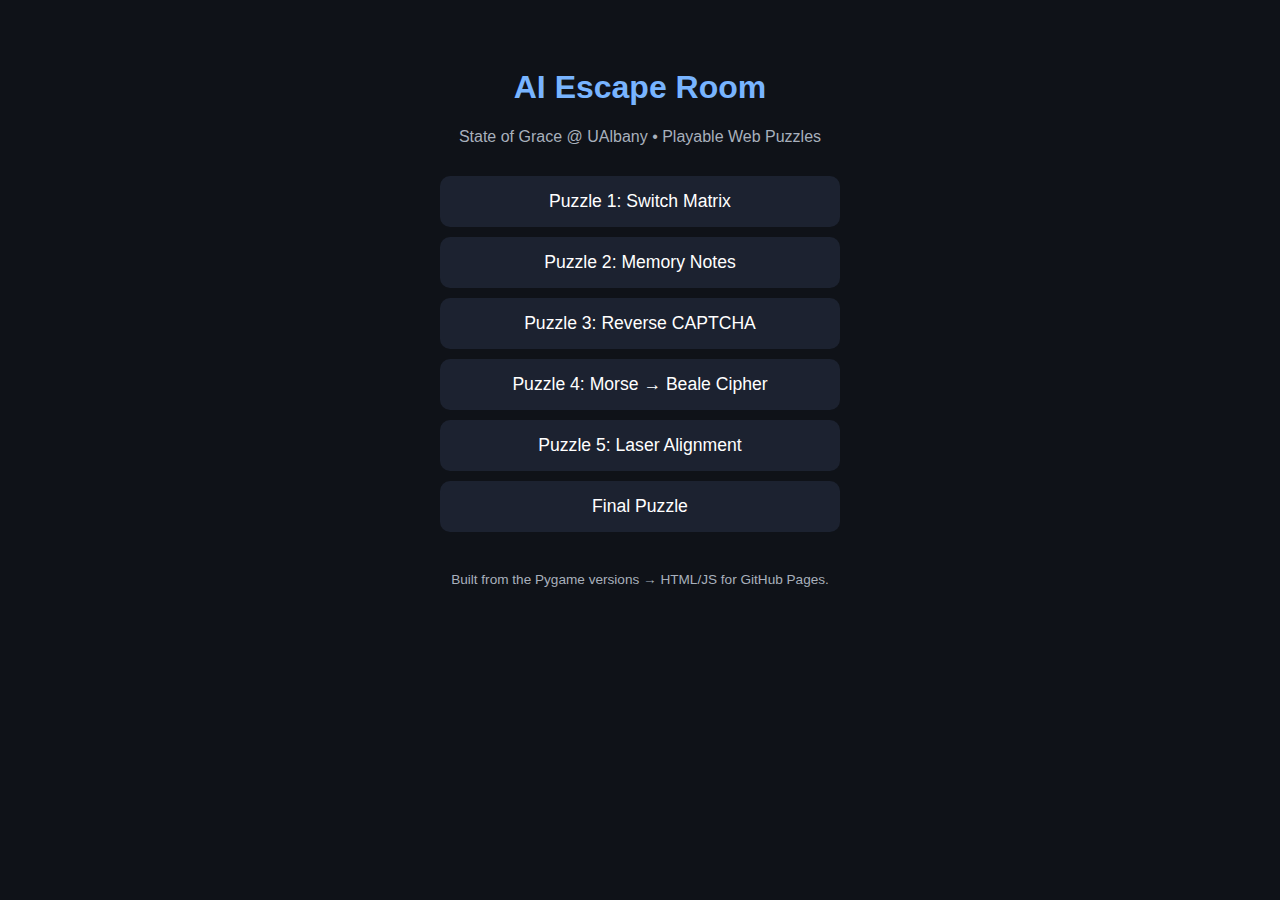
<file: index.html>
<!DOCTYPE html>
<html lang="en">
<head>
  <meta charset="UTF-8" />
  <meta name="viewport" content="width=device-width, initial-scale=1.0" />
  <title>AI Escape Room – Web Version</title>
  <style>
    body {
      background-color: #0f1218;
      color: #e5e7eb;
      font-family: "Segoe UI", sans-serif;
      text-align: center;
      padding: 40px;
    }
    h1 {
      color: #78b4ff;
      font-size: 2em;
    }
    .subtitle {
      font-size: 1em;
      color: #a8b0bc;
      margin-bottom: 30px;
    }
    ul {
      list-style: none;
      padding: 0;
      max-width: 400px;
      margin: 0 auto;
    }
    li {
      background: #1c2230;
      margin: 10px 0;
      border-radius: 10px;
      transition: background 0.2s;
    }
    li:hover {
      background: #2b3345;
    }
    a {
      display: block;
      color: #fff;
      text-decoration: none;
      padding: 15px;
      font-size: 1.1em;
    }
    footer {
      margin-top: 40px;
      font-size: 0.85em;
      color: #a8b0bc;
    }
  </style>
</head>
<body>
  <h1>AI Escape Room</h1>
  <p class="subtitle">State of Grace @ UAlbany • Playable Web Puzzles</p>

  <ul>
    <li><a href="Switch_Game/switch.html">Puzzle 1: Switch Matrix</a></li>
    <li><a href="Memory_Game/memory.html">Puzzle 2: Memory Notes</a></li>
    <li><a href="Reverse_Game/reverse-captcha.html">Puzzle 3: Reverse CAPTCHA</a></li>
    <li><a href="Morse_Game/morsecode.html">Puzzle 4: Morse → Beale Cipher</a></li>
    <li><a href="Laser_Game/laser.html">Puzzle 5: Laser Alignment</a></li>
    <li><a href="Final_Game/final.html">Final Puzzle</a></li>
  </ul>

  <footer>
    <p>Built from the Pygame versions → HTML/JS for GitHub Pages.</p>
  </footer>
</body>
</html>
</file>
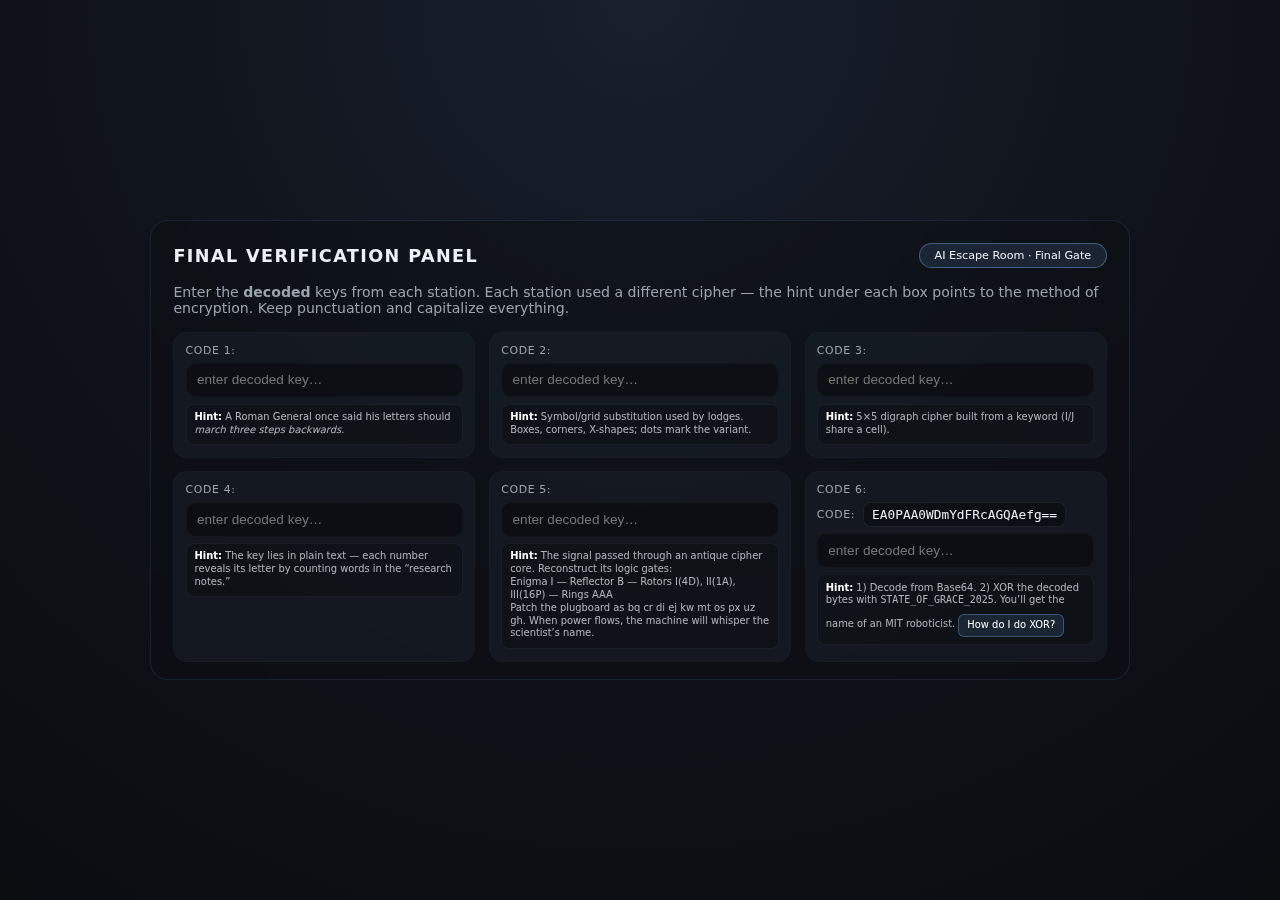
<file: Final_Game/final.html>
<!DOCTYPE html>
<html lang="en">
<head>
  <meta charset="UTF-8" />
  <title>Final Verification Panel</title>
  <meta name="viewport" content="width=device-width, initial-scale=1" />
  <style>
    :root {
      --bg: #0f1218;
      --panel: #1c212b;
      --panel2: #232a36;
      --accent: #78b4ff;
      --good: #46d282;
      --bad: #ef5c5c;
      --text: #edf0f4;
      --muted: #9ca4b0;
    }
    * { box-sizing: border-box; }
    body {
      margin: 0;
      background: radial-gradient(circle at top, #18202e 0%, #0f1218 55%, #0b0d11 100%);
      font-family: system-ui, -apple-system, BlinkMacSystemFont, "Segoe UI", sans-serif;
      color: var(--text);
      min-height: 100vh;
      display: flex;
      justify-content: center;
      align-items: center;
      padding: 1rem;
    }
    .app {
      background: rgba(12,14,18,0.45);
      border: 1px solid rgba(120,180,255,0.12);
      backdrop-filter: blur(10px);
      border-radius: 18px;
      padding: 1.4rem 1.4rem 1.1rem;
      width: min(980px, 100%);
    }
    header {
      display: flex;
      justify-content: space-between;
      align-items: center;
      gap: 1rem;
      margin-bottom: 1rem;
    }
    header h1 {
      font-size: 1.1rem;
      letter-spacing: 0.08em;
      text-transform: uppercase;
      margin: 0;
    }
    .status-chip {
      background: rgba(120,180,255,0.12);
      border: 1px solid rgba(120,180,255,0.4);
      border-radius: 999px;
      padding: 0.3rem 0.9rem;
      font-size: 0.7rem;
    }
    p.desc {
      margin: 0 0 1rem 0;
      color: var(--muted);
      font-size: 0.88rem;
    }
    .grid {
      display: grid;
      gap: 0.85rem;
      grid-template-columns: repeat(3, minmax(0, 1fr));
    }
    @media (max-width: 850px) {
      .grid { grid-template-columns: 1fr; }
      header { flex-direction: column; align-items: flex-start; }
    }
    .field {
      background: rgba(28,33,44,0.5);
      border: 1px solid rgba(255,255,255,0.02);
      border-radius: 14px;
      padding: 0.7rem 0.7rem 0.75rem;
    }
    .field label {
      font-size: 0.68rem;
      text-transform: uppercase;
      letter-spacing: 0.06em;
      color: var(--muted);
      display: block;
      margin-bottom: 0.35rem;
    }
    .field input {
      width: 100%;
      background: rgba(4,5,7,0.48);
      border: 1px solid rgba(255,255,255,0.03);
      border-radius: 10px;
      padding: 0.55rem 0.65rem;
      color: var(--text);
      font-size: 0.85rem;
      outline: none;
    }
    .hint {
      margin-top: 0.4rem;
      background: rgba(0,0,0,0.25);
      border: 1px solid rgba(120,180,255,0.08);
      border-radius: 8px;
      padding: 0.38rem 0.5rem 0.45rem;
      font-size: 0.62rem;
      line-height: 1.3;
      color: rgba(237,240,244,0.72);
    }
    .hint strong { color: #fff; }

    button#submitBtn {
      margin-top: 1.1rem;
      background: linear-gradient(135deg, #78b4ff 0%, #4eb5ff 100%);
      border: none;
      color: #03050a;
      font-weight: 600;
      border-radius: 12px;
      padding: 0.65rem 1.4rem;
      font-size: 0.9rem;
      cursor: pointer;
      transition: transform 0.1s ease;
    }
    button#submitBtn:active { transform: scale(0.99); }
    #result {
      margin-top: 1rem;
      padding: 0.6rem 0.85rem;
      border-radius: 12px;
      background: rgba(3,4,6,0.35);
      border: 1px solid transparent;
      font-size: 0.88rem;
      white-space: pre-line;
    }
    #result.ok { border-color: rgba(70,210,130,0.4); background: rgba(70,210,130,0.05); }
    #result.err { border-color: rgba(235,92,92,0.4); background: rgba(235,92,92,0.03); }
    .wrong-list {
      margin-top: 0.4rem;
      font-size: 0.73rem;
      color: rgba(237,240,244,0.7);
    }

    .modern-code {
      display: flex;
      align-items: center;
      gap: 0.5rem;
      margin: 0.25rem 0 0.4rem 0;
    }
    .code-label {
      font-size: 0.68rem;
      color: var(--muted);
      text-transform: uppercase;
      letter-spacing: 0.06em;
    }
    .code-pill {
      display: inline-block;
      padding: 0.25rem 0.5rem;
      border-radius: 8px;
      background: rgba(4,5,7,0.5);
      border: 1px solid rgba(255,255,255,0.08);
      font-family: ui-monospace, SFMono-Regular, Menlo, Consolas, monospace;
      font-size: 0.8rem;
      user-select: all;
    }
    .inline-btn {
      display: inline-block;
      margin-top: 0.4rem;
      background: rgba(120,180,255,0.12);
      border: 1px solid rgba(120,180,255,0.35);
      border-radius: 6px;
      padding: 0.25rem 0.5rem;
      font-size: 0.62rem;
      color: #fff;
      cursor: pointer;
    }
    .step-output {
      margin-top: 0.3rem;
      font-size: 0.6rem;
      background: rgba(0,0,0,0.15);
      border: 1px solid rgba(255,255,255,0.02);
      border-radius: 6px;
      padding: 0.3rem 0.4rem;
      line-height: 1.35;
      word-break: break-word;
    }
  </style>
</head>
<body>
  <div class="app">
    <header>
      <h1>Final Verification Panel</h1>
      <div class="status-chip">AI Escape Room · Final Gate</div>
    </header>
    <p class="desc">
      Enter the <strong>decoded</strong> keys from each station. Each station used a different cipher — the hint under each box points to the method of encryption. Keep punctuation and capitalize everything.
    </p>

    <div class="grid">
      <!-- Station 1 — Caesar -->
      <div class="field">
        <label for="s1">Code 1: </label>
        <input id="s1" autocomplete="off" placeholder="enter decoded key…" />
        <div class="hint">
          <strong>Hint:</strong> A Roman General once said his letters should <em>march three steps backwards</em>.
        </div>
      </div>

      <!-- Station 2 — Pigpen -->
      <div class="field">
        <label for="s2">Code 2: </label>
        <input id="s2" autocomplete="off" placeholder="enter decoded key…" />
        <div class="hint">
          <strong>Hint:</strong> Symbol/grid substitution used by lodges. Boxes, corners, X-shapes; dots mark the variant.
        </div>
      </div>

      <!-- Station 3 — Playfair -->
      <div class="field">
        <label for="s3">Code 3: </label>
        <input id="s3" autocomplete="off" placeholder="enter decoded key…" />
        <div class="hint">
          <strong>Hint:</strong> 5×5 digraph cipher built from a keyword (I/J share a cell).
        </div>
      </div>

      <!-- Station 4 — Beale -->
      <div class="field">
        <label for="s4">Code 4: </label>
        <input id="s4" autocomplete="off" placeholder="enter decoded key…" />
        <div class="hint">
          <strong>Hint:</strong> The key lies in plain text — each number reveals its letter by counting words in the “research notes.”
        </div>
      </div>

      <!-- Station 5 — Enigma -->
      <div class="field">
        <label for="s5">Code 5: </label>
        <input id="s5" autocomplete="off" placeholder="enter decoded key…" />
        <div class="hint">
          <strong>Hint:</strong> The signal passed through an antique cipher core. Reconstruct its logic gates:
          <br>Enigma I — Reflector B — Rotors I(4D), II(1A), III(16P) — Rings AAA  
          <br>Patch the plugboard as bq cr di ej kw mt os px uz gh.  
          When power flows, the machine will whisper the scientist’s name.
        </div>
      </div>

   <!-- Station 6 — Modern (Base64 + XOR) -->
<div class="field">
  <label for="s6">Code 6: </label>

  <div class="modern-code">
    <div class="code-label">Code:</div>
    <code class="code-pill" id="modernCipher">EA0PAA0WDmYdFRcAGQAefg==</code>
  </div>

  <input id="s6" autocomplete="off" placeholder="enter decoded key…" />
  <div class="hint">
    <strong>Hint:</strong> 1) Decode from Base64. 2) XOR the decoded bytes with
    <code>STATE_OF_GRACE_2025</code>. You’ll get the name of an MIT roboticist.
    <!-- NOTE: onclick here -->
    <div class="inline-btn" onclick="showXorSteps()">How do I do XOR?</div>
    <div id="stepOutput" class="step-output" style="display:none;"></div>
  </div>
</div>


  <script>
  // ---- SHA-256 helper ----
  async function sha256Hex(message) {
    const enc = new TextEncoder();
    const data = enc.encode(message);
    const hashBuffer = await crypto.subtle.digest('SHA-256', data);
    const hashArray = Array.from(new Uint8Array(hashBuffer));
    return hashArray.map(b => b.toString(16).padStart(2, '0')).join('');
  }

  // expected hashes
  const STATION_HASHES = [
    "fb977a7ddd4dc338c9a8f531b10673ca7dfe6f25e00ada29a88a3de3b02b9c35", // s1 PARISA TABRIZ
    "84251a2e80c41e24e77d114823276d7a923bbed234a8531370d0b36fff8332a3", // s2 FEI-FEI LI
    "97a7d1e37677d9df763a61121a5f1d1286b544c474311f7492da666fa9e54b8a", // s3 TIMNIT GEBRU
    "00c5f92bd72ca1221c715a03d7c5e9b693b763eb67328f2385a34e6a8821d1c0", // s4 JOY BUOLAMWINI
    "8962d8f97c11195aae052d93de6ddbd80c548a9394e80e4dba4b8606cdec1b82", // s5 DAPHNE KOLLER
    "dd3c9ac01b31e2ebff85710392bb4c79f262270ec384c9dffaed7f7122f9cd4a"  // s6 CYNTHIA BREAZEAL
  ];

  // base64 → bytes
  function b64ToBytes(b64) {
    const bin = atob(b64);
    const arr = new Uint8Array(bin.length);
    for (let i = 0; i < bin.length; i++) {
      arr[i] = bin.charCodeAt(i);
    }
    return arr;
  }

  // this is called by onclick in the HTML
  function showXorSteps() {
    const cipherEl = document.getElementById("modernCipher");
    const stepOutput = document.getElementById("stepOutput");
    if (!cipherEl || !stepOutput) return;

    const b64 = cipherEl.textContent.trim();
    const decodedLen = b64ToBytes(b64).length;
    const key = "STATE_OF_GRACE_2025";

    stepOutput.style.display = "block";
    stepOutput.innerHTML =
      "<strong>Step 1:</strong> Go to an online Base64 decoder and paste <code>" + b64 + "</code>." +
      "<br>This will give you " + decodedLen + " scrambled characters (not the final name)." +
      "<br><strong>Step 2:</strong> XOR those characters with the passphrase <code>" + key + "</code>." +
      "<br>Line them up: first decoded char ⟷ 'S', second ⟷ 'T', third ⟷ 'A', keep going, and when you reach the end of the passphrase, start again at 'S'." +
      "<br><strong>Step 3:</strong> After XOR, you will see a normal name. Type that in the box.";
  }

  // submit handler
  document.getElementById("submitBtn").addEventListener("click", async () => {
    const result = document.getElementById("result");
    const vals = [
      document.getElementById("s1").value,
      document.getElementById("s2").value,
      document.getElementById("s3").value,
      document.getElementById("s4").value,
      document.getElementById("s5").value,
      document.getElementById("s6").value,
    ];

    const wrong = [];
    for (let i = 0; i < vals.length; i++) {
      const userHash = await sha256Hex(vals[i]);
      if (userHash !== STATION_HASHES[i]) wrong.push(i + 1);
    }

    if (wrong.length === 0) {
      result.className = "ok";
      result.textContent = "✅ Access Granted.\nMaster Code: ***UNLOCKED***";
    } else {
      result.className = "err";
      result.textContent = "⛔ One or more codes are incorrect.";
      const div = document.createElement("div");
      div.className = "wrong-list";
      div.textContent = "Check Stations: " + wrong.join(", ");
      result.appendChild(div);
    }
  });
</script>
</body>
</html>
</file>
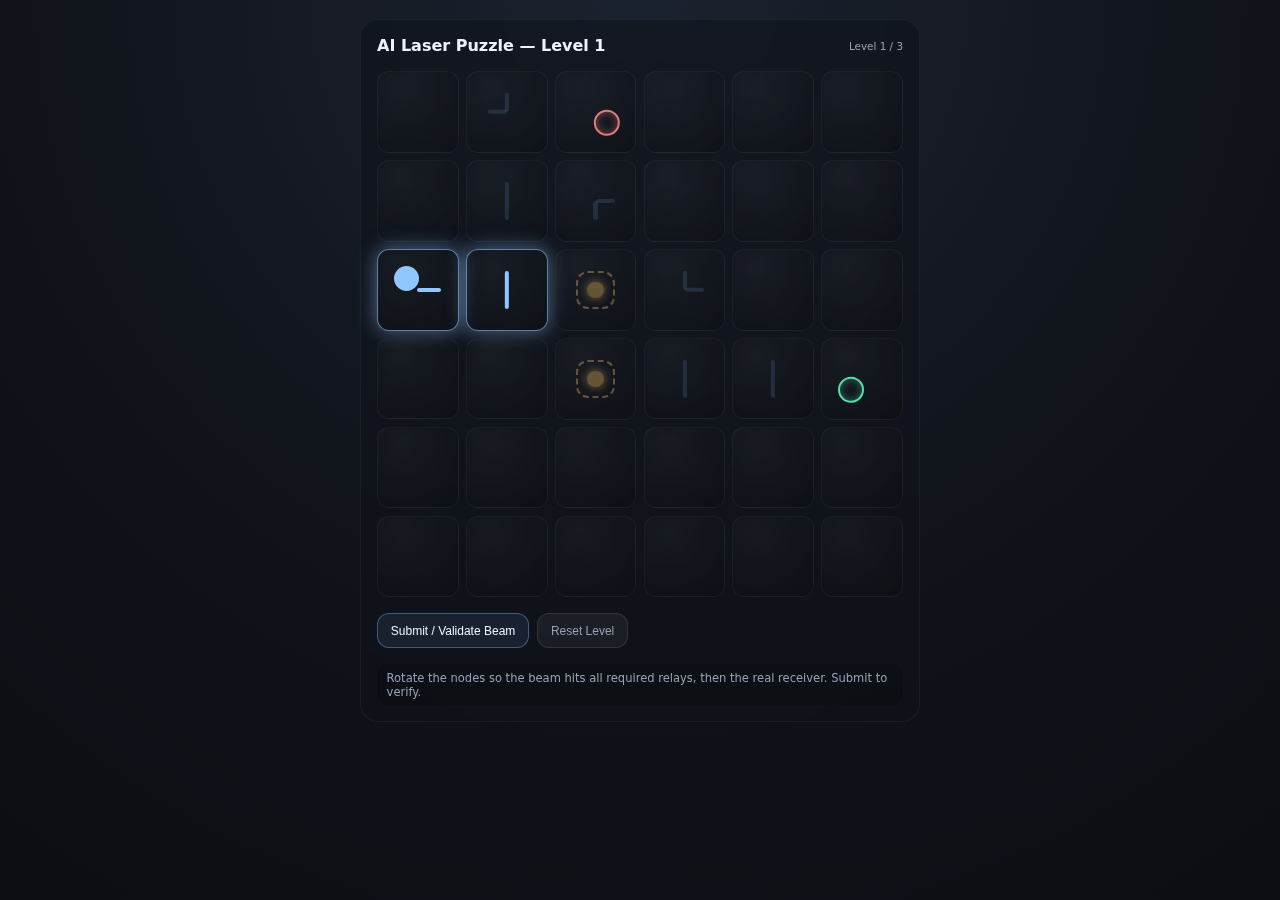
<file: Laser_Game/laser.html>
<!DOCTYPE html>
<html lang="en">
<head>
  <meta charset="UTF-8" />
  <title>AI Laser Puzzle — 3 Levels</title>
  <meta name="viewport" content="width=device-width, initial-scale=1.0" />
  <style>
    :root {
      --bg: #0f1218;
      --beam-off: rgba(120, 180, 255, 0.15);
      --beam-on: #91c6ff;
      --success: #53e0a6;
      --danger: #ff8686;
      --warn: #ffc664;
      --text: #edf2ff;
      --muted: #95a1b7;
    }
    * { box-sizing: border-box; -webkit-tap-highlight-color: transparent; }
    body {
      margin: 0;
      font-family: system-ui, sans-serif;
      background: radial-gradient(circle at top, #1b222f 0%, #0f1218 60%, #0b0f14 100%);
      color: var(--text);
      display: flex;
      justify-content: center;
      align-items: flex-start;
      min-height: 100vh;
      padding: 1.2rem;
    }
    .app {
      width: min(100%, 560px);
      background: rgba(15, 18, 25, 0.6);
      backdrop-filter: blur(10px);
      border: 1px solid rgba(120, 180, 255, 0.08);
      border-radius: 18px;
      padding: 1rem;
      display: flex;
      flex-direction: column;
      gap: 1rem;
    }
    header {
      display: flex;
      justify-content: space-between;
      gap: .5rem;
      align-items: center;
    }
    h2 {
      margin: 0;
      font-size: 1rem;
    }
    .level-indicator {
      font-size: .65rem;
      color: var(--muted);
    }

    .grid {
      display: grid;
      grid-template-columns: repeat(6, minmax(55px, 1fr));
      gap: .45rem;
    }
    .tile {
      position: relative;
      aspect-ratio: 1/1;
      border-radius: 12px;
      border: 1px solid rgba(255,255,255,0.05);
      background: radial-gradient(circle at 30% 20%, rgba(255,255,255,0.03), rgba(10,12,16,0.4));
      overflow: hidden;
      cursor: pointer;
      display: flex;
      align-items: center;
      justify-content: center;
      transition: box-shadow .1s ease-out, transform .1s ease-out;
    }
    .tile:active:not(.fixed) { transform: scale(.95); }
    .tile.fixed { cursor: default; }
    .tile.lit {
      box-shadow: 0 0 20px rgba(145,198,255,0.5);
      border-color: rgba(145,198,255,0.6);
    }
    .tile-inner {
      position: absolute;
      inset: 20%;
      transform-origin: center;
      transition: transform .15s linear;
    }

    /* === SHAPES === */
    /* straight = single bar (rotated by JS) */
    .tile-type-straight::before {
      content: "";
      position: absolute;
      top: 45%;
      left: 10%;
      right: 10%;
      height: 10%;
      background: var(--beam-off);
      border-radius: 999px;
      transition: background .12s;
    }

    /* corner = TRUE 90-DEGREE L (not a +) */
    .tile-type-corner::before,
    .tile-type-corner::after {
      content: "";
      position: absolute;
      background: var(--beam-off);
      border-radius: 999px;
      transition: background .12s ease-out;
    }
    /* horizontal bit: center → right */
    .tile-type-corner::before {
      top: 45%;
      left: 50%;
      right: 10%;
      height: 10%;
    }
    /* vertical bit: center → down */
    .tile-type-corner::after {
      left: 45%;
      top: 50%;
      bottom: 10%;
      width: 10%;
    }

    /* relay = amber square */
    .tile-type-relay::before {
      content: "";
      position: absolute;
      inset: 10%;
      border: 2px dashed rgba(255,198,100,0.35);
      border-radius: 12px;
    }
    .tile-type-relay::after {
      content: "";
      position: absolute;
      inset: 33%;
      background: rgba(255,198,100,0.35);
      border-radius: 999px;
      box-shadow: 0 0 10px rgba(255,198,100,0.45);
    }

    /* source / target / fake target */
    .tile-type-source::before,
    .tile-type-target::before,
    .tile-type-faketarget::before {
      content: "";
      position: absolute;
      width: 45%;
      height: 45%;
      border-radius: 999px;
      border: 2px solid var(--beam-on);
      box-shadow: inset 0 0 8px rgba(145,198,255,0.6);
    }
    .tile-type-source::after {
      content: "";
      position: absolute;
      width: 50%;
      height: 8%;
      background: var(--beam-on);
      border-radius: 999px;
      top: 50%;
      left: 48%;
      transform: translateY(-50%);
    }
    .tile-type-target::before {
      border-color: rgba(83,224,166,1);
      box-shadow: inset 0 0 8px rgba(83,224,166,0.4);
    }
    .tile-type-faketarget::before {
      border-color: rgba(255,134,134,0.9);
      box-shadow: inset 0 0 8px rgba(255,134,134,0.4);
    }

    /* glow lit paths */
    .tile.lit .tile-inner::before,
    .tile.lit .tile-inner::after {
      background: var(--beam-on);
    }

    .controls {
      display: flex;
      gap: .5rem;
      flex-wrap: wrap;
    }
    button {
      background: rgba(120,180,255,0.1);
      border: 1px solid rgba(120,180,255,0.4);
      border-radius: 12px;
      color: var(--text);
      padding: .6rem .8rem;
      font-size: .75rem;
      cursor: pointer;
      transition: transform .1s;
    }
    button:active { transform: translateY(1px); }
    button.secondary {
      background: rgba(255,255,255,0.05);
      border-color: rgba(255,255,255,0.1);
      color: var(--muted);
    }
    button.hidden {
      display: none;
    }

    .message {
      font-size: .72rem;
      color: var(--muted);
      min-height: 2.2rem;
      background: rgba(0,0,0,0.15);
      border-radius: 10px;
      padding: .4rem .6rem;
    }
    .message.success {
      color: #eafff2;
      background: rgba(83,224,166,0.08);
      border: 1px solid rgba(83,224,166,0.5);
    }
    .token {
      background: rgba(0,0,0,0.5);
      border-radius: 8px;
      margin-top: .3rem;
      padding: .3rem .5rem;
      font-family: monospace;
      font-size: .7rem;
    }

    @media (max-width: 520px) {
      header { flex-direction: column; align-items: flex-start; }
      .grid { gap: .35rem; }
      .controls { flex-direction: column; }
    }
  </style>
</head>
<body>
  <div class="app">
    <header>
      <h2 id="title">AI Laser Puzzle — Level 1</h2>
      <div class="level-indicator" id="levelIndicator">Level 1 / 3</div>
    </header>

    <div class="grid" id="grid"></div>

    <div class="controls">
      <button id="checkBtn">Submit / Validate Beam</button>
      <button class="secondary" id="resetBtn">Reset Level</button>
      <button class="secondary hidden" id="nextBtn">Next Level →</button>
    </div>

    <div class="message" id="msg">
      Rotate the nodes so the beam goes: source → relay A → relay B → green receiver. Red receiver is fake.
    </div>
  </div>

  <script>
    const COLS = 6, ROWS = 6;
    const DX = [0,1,0,-1];
    const DY = [-1,0,1,0];

    // base connection shapes (unrotated)
    const BASE = {
      empty:      [0,0,0,0],
      source:     [0,1,0,0],   // emit right
      target:     [1,0,0,0],   // accept from up
      faketarget: [1,0,0,0],
      straight:   [0,1,0,1],   // horizontal
      corner:     [0,1,1,0],   // right + down (L)
      relay:      [0,1,1,0],   // behaves like L
    };

    function rotateConns(arr, n) {
      let a = arr.slice();
      for (let i=0;i<n;i++) {
        // [up,right,down,left] -> [left,up,right,down]
        a = [a[3], a[0], a[1], a[2]];
      }
      return a;
    }

    function xyToIndex(x,y){return y*COLS+x;}
    function indexToXY(i){return {x:i%COLS,y:Math.floor(i/COLS)};}

    // ---------- LEVEL DEFINITIONS ----------
    // Level 1 (the one we just fixed)
    function makeLevel1(){
      return [
        // row 0
        {type:"empty",rot:0,fixed:true},     //0
        {type:"corner",rot:2,fixed:false},   //1 decoy
        {type:"faketarget",rot:2,fixed:true},//2 fake
        {type:"empty",rot:0,fixed:true},     //3
        {type:"empty",rot:0,fixed:true},     //4
        {type:"empty",rot:0,fixed:true},     //5
        // row 1
        {type:"empty",rot:0,fixed:true},     //6
        {type:"straight",rot:1,fixed:false}, //7 decoy
        {type:"corner",rot:0,fixed:false},   //8 decoy
        {type:"empty",rot:0,fixed:true},     //9
        {type:"empty",rot:0,fixed:true},     //10
        {type:"empty",rot:0,fixed:true},     //11
        // row 2
        {type:"source",rot:0,fixed:true},    //12
        {type:"straight",rot:1,fixed:false}, //13
        {type:"relay",rot:0,fixed:false},    //14 (relay A)
        {type:"corner",rot:3,fixed:false},   //15 (distractor)
        {type:"empty",rot:0,fixed:true},     //16
        {type:"empty",rot:0,fixed:true},     //17
        // row 3
        {type:"empty",rot:0,fixed:true},     //18
        {type:"empty",rot:0,fixed:true},     //19
        {type:"relay",rot:0,fixed:false},    //20 (relay B)
        {type:"straight",rot:1,fixed:false}, //21
        {type:"straight",rot:1,fixed:false}, //22
        {type:"target",rot:3,fixed:true},    //23 real target (from left)
        // row 4
        ...Array(6).fill(0).map(()=>({type:"empty",rot:0,fixed:true})),
        // row 5
        ...Array(6).fill(0).map(()=>({type:"empty",rot:0,fixed:true})),
      ];
    }

    // Level 2 — longer path, 2 relays, target higher up
    function makeLevel2(){
      return [
        // row0
        {type:"empty",rot:0,fixed:true},      //0
        {type:"corner",rot:2,fixed:false},    //1
        {type:"faketarget",rot:2,fixed:true}, //2 fake
        {type:"empty",rot:0,fixed:true},      //3
        {type:"empty",rot:0,fixed:true},      //4
        {type:"empty",rot:0,fixed:true},      //5
        // row1
        {type:"empty",rot:0,fixed:true},      //6
        {type:"empty",rot:0,fixed:true},      //7
        {type:"empty",rot:0,fixed:true},      //8
        {type:"empty",rot:0,fixed:true},      //9
        {type:"empty",rot:0,fixed:true},      //10
        {type:"target",rot:2,fixed:true},     //11 target (5,1) expects from down
        // row2
        {type:"source",rot:0,fixed:true},     //12
        {type:"straight",rot:1,fixed:false},  //13
        {type:"straight",rot:1,fixed:false},  //14
        {type:"relay",rot:0,fixed:false},     //15 relay A (should turn down)
        {type:"empty",rot:0,fixed:true},      //16
        {type:"straight",rot:1,fixed:false},  //17 at (5,2) vertical
        // row3
        {type:"empty",rot:0,fixed:true},      //18
        {type:"empty",rot:0,fixed:true},      //19
        {type:"empty",rot:0,fixed:true},      //20
        {type:"straight",rot:1,fixed:false},  //21 (3,3) vertical
        {type:"empty",rot:0,fixed:true},      //22
        {type:"straight",rot:1,fixed:false},  //23 (5,3) vertical
        // row4
        {type:"empty",rot:0,fixed:true},      //24
        {type:"empty",rot:0,fixed:true},      //25
        {type:"empty",rot:0,fixed:true},      //26
        {type:"corner",rot:0,fixed:false},    //27 (3,4) from up -> right
        {type:"straight",rot:1,fixed:false},  //28 (4,4) horiz
        {type:"relay",rot:0,fixed:false},     //29 (5,4) relay B (up)
        // row5
        ...Array(6).fill(0).map(()=>({type:"empty",rot:0,fixed:true})),
      ];
    }

    // Level 3 — 3 relays, real snake
    function makeLevel3(){
      return [
        // row0
        {type:"empty",rot:0,fixed:true},      //0
        {type:"corner",rot:2,fixed:false},    //1
        {type:"faketarget",rot:2,fixed:true}, //2
        {type:"empty",rot:0,fixed:true},      //3
        {type:"empty",rot:0,fixed:true},      //4
        {type:"empty",rot:0,fixed:true},      //5
        // row1
        {type:"empty",rot:0,fixed:true},      //6
        {type:"empty",rot:0,fixed:true},      //7
        {type:"empty",rot:0,fixed:true},      //8
        {type:"empty",rot:0,fixed:true},      //9
        {type:"empty",rot:0,fixed:true},      //10
        {type:"target",rot:2,fixed:true},     //11 (5,1) expects from down
        // row2
        {type:"source",rot:0,fixed:true},     //12
        {type:"straight",rot:1,fixed:false},  //13
        {type:"relay",rot:0,fixed:false},     //14 relay A (should go down)
        {type:"empty",rot:0,fixed:true},      //15
        {type:"empty",rot:0,fixed:true},      //16
        {type:"straight",rot:1,fixed:false},  //17 (5,2) vertical
        // row3
        {type:"empty",rot:0,fixed:true},      //18
        {type:"empty",rot:0,fixed:true},      //19
        {type:"corner",rot:0,fixed:false},    //20 (2,3) from up -> right
        {type:"straight",rot:1,fixed:false},  //21 (3,3)
        {type:"relay",rot:0,fixed:false},     //22 (4,3) relay B (down)
        {type:"straight",rot:1,fixed:false},  //23 (5,3) vertical up
        // row4
        {type:"empty",rot:0,fixed:true},      //24
        {type:"empty",rot:0,fixed:true},      //25
        {type:"empty",rot:0,fixed:true},      //26
        {type:"empty",rot:0,fixed:true},      //27
        {type:"corner",rot:0,fixed:false},    //28 (4,4) from up -> right
        {type:"relay",rot:0,fixed:false},     //29 (5,4) relay C (up)
        // row5
        ...Array(6).fill(0).map(()=>({type:"empty",rot:0,fixed:true})),
      ];
    }

    const LEVELS = [
      {
        name: "AI Laser Puzzle — Level 1",
        build: makeLevel1,
        source: 12,
        target: 23,
        fake: 2,
        requiredRelays: [14, 20],
        
      },
      {
        name: "AI Laser Puzzle — Level 2",
        build: makeLevel2,
        source: 12,
        target: 11,
        fake: 2,
        requiredRelays: [15, 29],
    
      },
      {
        name: "AI Laser Puzzle — Level 3",
        build: makeLevel3,
        source: 12,
        target: 11,
        fake: 2,
        requiredRelays: [14, 22, 29],
        token: "OTBYBD WLZGIZ"
      },
    ];

    let currentLevel = 0;
    let puzzle = [];
    const gridEl = document.getElementById("grid");
    const msgEl = document.getElementById("msg");
    const titleEl = document.getElementById("title");
    const levelIndicator = document.getElementById("levelIndicator");
    const nextBtn = document.getElementById("nextBtn");

    function getConns(tile) {
      const base = BASE[tile.type] || [0,0,0,0];
      return rotateConns(base, tile.rot);
    }

    function traceBeam() {
      const level = LEVELS[currentLevel];
      const sourceIndex = level.source;
      const lit = [];
      const srcConns = getConns(puzzle[sourceIndex]);
      let dir = srcConns.indexOf(1);
      if (dir === -1) return {lit, hitReal:false, hitFake:false, relays:[]};

      let current = sourceIndex;
      let hitReal = false;
      let hitFake = false;
      const relaysHit = [];

      for (let safety = 0; safety < 80; safety++) {
        lit.push(current);
        const {x, y} = indexToXY(current);
        const nx = x + DX[dir];
        const ny = y + DY[dir];
        if (nx < 0 || ny < 0 || nx >= COLS || ny >= ROWS) break;
        const ni = xyToIndex(nx, ny);
        const tile = puzzle[ni];
        const conns = getConns(tile);
        const needed = (dir + 2) % 4;
        if (!conns[needed]) {
          lit.push(ni);
          break;
        }
        if (tile.type === "relay") {
          relaysHit.push(ni);
        }
        if (tile.type === "target") {
          lit.push(ni);
          hitReal = true;
          break;
        }
        if (tile.type === "faketarget") {
          lit.push(ni);
          hitFake = true;
          break;
        }

        // choose outgoing
        let outDir = null;
        for (let d = 0; d < 4; d++) {
          if (d === needed) continue;
          if (conns[d]) { outDir = d; break; }
        }
        if (outDir == null) {
          lit.push(ni);
          break;
        }
        current = ni;
        dir = outDir;
      }

      return {lit, hitReal, hitFake, relays: relaysHit};
    }

    function updateBeamPreview() {
      gridEl.querySelectorAll(".tile").forEach(t => t.classList.remove("lit"));
      const {lit} = traceBeam();
      lit.forEach(i => {
        const el = gridEl.querySelector(`[data-index="${i}"]`);
        if (el) el.classList.add("lit");
      });
    }

    function renderBoard() {
      gridEl.innerHTML = "";
      puzzle.forEach((tile, idx) => {
        const el = document.createElement("div");
        el.className = "tile" + (tile.fixed ? " fixed" : "");
        el.dataset.index = idx;
        const inner = document.createElement("div");
        inner.className = "tile-inner tile-type-" + tile.type;
        inner.style.transform = `rotate(${tile.rot * 90}deg)`;
        el.appendChild(inner);
        el.addEventListener("click", () => {
          if (tile.fixed) return;
          tile.rot = (tile.rot + 1) % 4;
          inner.style.transform = `rotate(${tile.rot * 90}deg)`;
          updateBeamPreview();
        });
        gridEl.appendChild(el);
      });
      updateBeamPreview();
    }

    function loadLevel(idx) {
      currentLevel = idx;
      const level = LEVELS[currentLevel];
      puzzle = level.build();
      titleEl.textContent = level.name;
      levelIndicator.textContent = `Level ${currentLevel+1} / ${LEVELS.length}`;
      msgEl.classList.remove("success");
      msgEl.textContent = "Rotate the nodes so the beam hits all required relays, then the real receiver. Submit to verify.";
      nextBtn.classList.add("hidden");
      renderBoard();
    }

    function checkSolution() {
      const level = LEVELS[currentLevel];
      const {lit, hitReal, hitFake} = traceBeam();
      const relaysOK = level.requiredRelays.every(r => lit.includes(r));
      const targetOK = lit.includes(level.target);
      if (hitReal && targetOK && relaysOK) {
        msgEl.classList.add("success");
        msgEl.innerHTML = `✅ Circuit validated for Level ${currentLevel+1}.<div class="token">TOKEN: <strong>${level.token}</strong></div>`;
        if (currentLevel < LEVELS.length - 1) {
          nextBtn.classList.remove("hidden");
        }
      } else {
        msgEl.classList.remove("success");
        if (hitFake) {
          msgEl.innerHTML = "❌ Beam reached a decoy receptor. Route downward first, then right.";
        } else if (hitReal && !relaysOK) {
          msgEl.innerHTML = "⚠️ Beam reached the correct receptor but not all relay cores were energized.";
        } else {
          msgEl.innerHTML = "❌ Beam misrouted — not reaching the valid receiver.";
        }
      }
    }

    document.getElementById("checkBtn").addEventListener("click", checkSolution);
    document.getElementById("resetBtn").addEventListener("click", () => loadLevel(currentLevel));
    document.getElementById("nextBtn").addEventListener("click", () => {
      if (currentLevel < LEVELS.length - 1) {
        loadLevel(currentLevel + 1);
      }
    });

    // init
    loadLevel(0);
  </script>
</body>
</html>
</file>
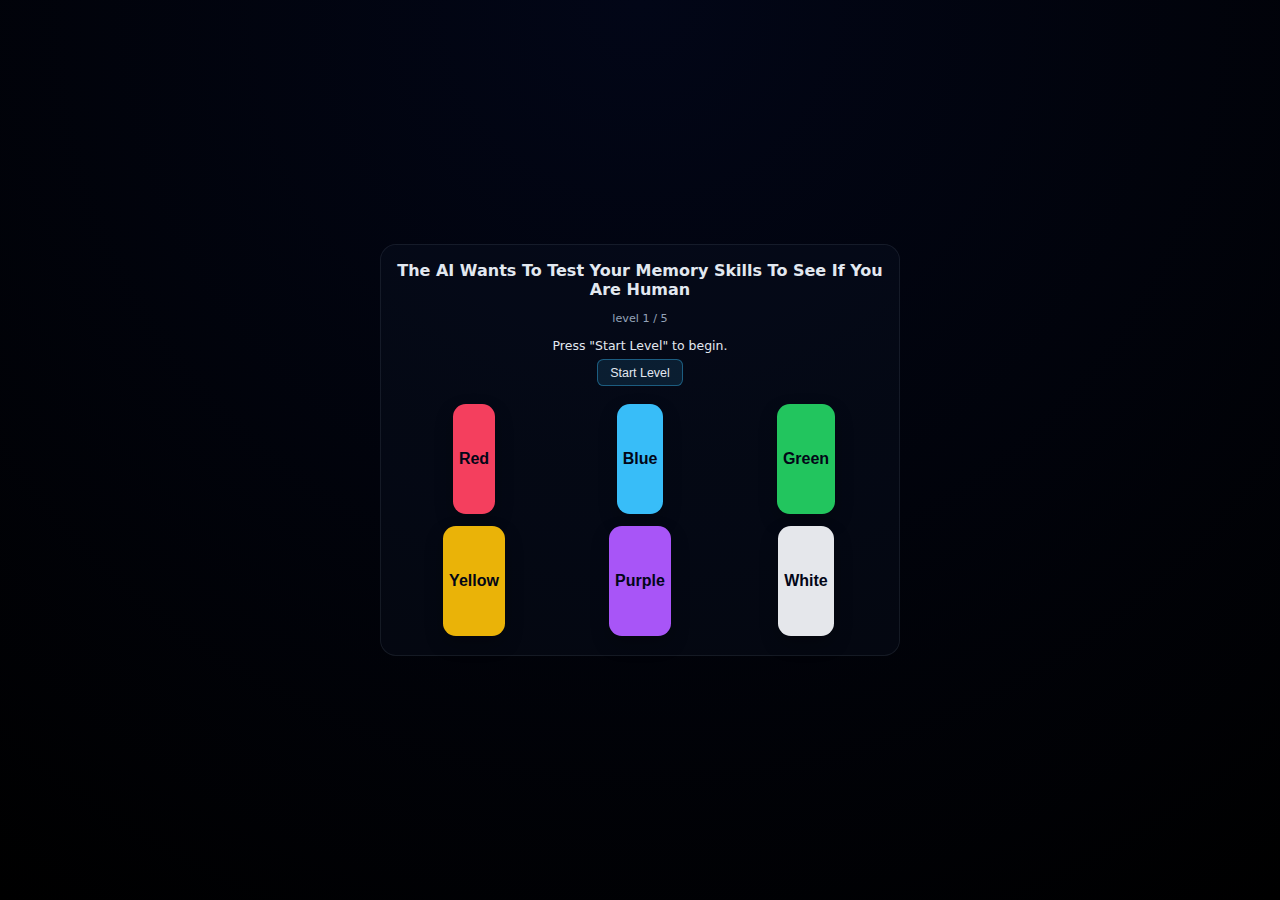
<file: Memory_Game/memory.html>
<!DOCTYPE html>
<html lang="en">
<head>
  <meta charset="UTF-8" />
  <title>Memory Puzzle</title>
  <meta name="viewport" content="width=device-width, initial-scale=1, maximum-scale=1" />
  <style>
    :root {
      --bg: #020617;
      --muted: #94a3b8;
      font-family: system-ui, -apple-system, BlinkMacSystemFont, "Segoe UI", sans-serif;
    }
    * {
      box-sizing: border-box;
      -webkit-tap-highlight-color: rgba(0,0,0,0);
    }
    body {
      margin: 0;
      background: radial-gradient(circle at top, #020617, #000);
      color: #e2e8f0;
      min-height: 100vh;
      display: flex;
      align-items: center;
      justify-content: center;
      padding: 0.75rem;
    }
    .game-wrap {
      background: rgba(15, 23, 42, 0.25);
      border: 1px solid rgba(148, 163, 184, 0.12);
      border-radius: 1rem;
      width: min(100%, 520px);
      text-align: center;
      padding: 1rem 1rem 1.2rem;
    }
    h2 {
      margin-top: 0;
      font-size: 1rem;
    }
    .meta {
      font-size: 0.7rem;
      color: var(--muted);
      margin-top: 0.25rem;
    }
    .memory-buttons {
      display: grid;
      grid-template-columns: repeat(3, minmax(90px, 1fr));
      gap: 0.75rem;
      margin-top: 1.1rem;
      justify-items: center;
    }
    .memory-btn {
      height: 110px;
      border-radius: 0.8rem;
      border: none;
      outline: none;
      font-weight: 600;
      font-size: 1rem;
      cursor: pointer;
      color: #020617;
      box-shadow: 0 8px 18px rgba(0,0,0,0.25);
      transition: transform 0.1s ease;
      touch-action: manipulation;
    }
    .memory-btn:active {
      transform: translateY(2px);
    }
    .memory-status {
      margin-top: 0.8rem;
      font-size: 0.78rem;
    }
    button.primary {
      background: rgba(56, 189, 248, 0.12);
      border: 1px solid rgba(56,189,248,0.4);
      color: #e2e8f0;
      padding: 0.35rem 0.75rem;
      border-radius: 0.4rem;
      cursor: pointer;
      margin-top: 0.4rem;
      font-size: 0.78rem;
      touch-action: manipulation;
    }
    .success-box {
      margin-top: 0.85rem;
      background: rgba(22, 163, 74, 0.18);
      border: 1px solid rgba(22, 163, 74, 0.4);
      border-radius: 0.5rem;
      padding: 0.45rem 0.5rem;
      font-size: 0.78rem;
    }
/* ============== PIGPEN WIN OVERLAY ============== */
  #win-overlay {
    position: fixed;
    inset: 0;
    background: rgba(6,8,12,0.75);
    display: none;
    justify-content: center;
    align-items: center;
    z-index: 9999;
  }
  .win-box {
    background: #141822;
    border: 1px solid rgba(120,180,255,0.4);
    border-radius: 16px;
    padding: 1.2rem 1.4rem 1rem;
    width: min(480px, 90%);
    text-align: center;
    color: #edf0f4;
    font-family: system-ui, sans-serif;
  }
  .pigpen-line {
    margin: 1rem auto;
    display: flex;
    gap: 0.55rem;
    flex-wrap: wrap;
    justify-content: center;
  }
  .pig {
    width: 42px;
    height: 42px;
    position: relative;
    border: none;             /* important: start with no lines */
    border-radius: 6px;
  }
  .pig-sep {
    width: 20px;
    height: 2px;
    background: #edf0f4;
    align-self: center;
    margin: 0 0.25rem;
  }
  .pig-space {
    width: 16px;
  }

  .mason-hint {
    display: flex;
    gap: 0.6rem;
    align-items: center;
    justify-content: center;
    margin-bottom: 0.6rem;
    color: rgba(237,240,244,0.8);
    font-size: 0.7rem;
    letter-spacing: 0.03em;
  }
  .mason-icon {
    width: 64px;
    height: auto;
    filter: brightness(0.85);
    opacity: 0.85;
  }
  @media (max-width: 420px) {
    .mason-hint { flex-direction: column; }
  }

  /* ===== PIGPEN GRID 1 (no dots) =====
     layout we want:
     top-left:    top + left
     top-middle:  top
     top-right:   top + right
     mid-left:    left
     mid-center:  none
     mid-right:   right
     bot-left:    left + bottom
     bot-mid:     bottom
     bot-right:   bottom + right
  */

  /* base pigpen symbol box */
.pig {
  width: 42px;
  height: 42px;
  position: relative;
  border: none;           /* start clean */
  border-radius: 6px;
}

/* === FEI-FEI LI, matching your reference image === */

/* F → "[" = top + left + bottom */
.pig-g1-r2c3 {
  border-top: 2px solid #edf0f4;
  border-left: 2px solid #edf0f4;
  border-bottom: 2px solid #edf0f4;
}

/* E → full square */
.pig-g1-r2c2 {
  border: 2px solid #edf0f4;
}

/* I → top + left corner */
.pig-g1-r3c3 {
  border-top: 2px solid #edf0f4;
  border-left: 2px solid #edf0f4;
}

/* L (dotted) → left + bottom + dot, like row 2 col 2 in your image */
.pig-g2-r1c3 {
  border-left: 2px solid #edf0f4;
  border-bottom: 2px solid #edf0f4;
  position: relative;
}
.pig-g2-r1c3::after {
  content: "";
  width: 7px;
  height: 7px;
  background: #edf0f4;
  border-radius: 999px;
  position: absolute;
  top: 50%;
  left: 55%;
  transform: translate(-50%, -50%);
}

  .hint-note {
    font-size: 0.72rem;
    color: rgba(237,240,244,0.6);
  }
  .win-box button {
    margin-top: 0.6rem;
    background: #78b4ff;
    border: none;
    color: #020407;
    padding: 0.45rem 0.9rem;
    border-radius: 8px;
    font-weight: 600;
    cursor: pointer;
  }
  </style>
</head>
<body>
  <div class="game-wrap" id="game">
    <h2>The AI Wants To Test Your Memory Skills To See If You Are Human</h2>
    <div class="meta">level <span id="level">1</span> / 5</div>
    <div class="memory-status" id="status">Press "Start Level" to begin.</div>
    <button id="start" class="primary">Start Level</button>
    <div class="memory-buttons" id="buttons"></div>
    <div id="result"></div>
  </div>

 <!-- PIGPEN WIN OVERLAY -->
<div id="win-overlay">
  <div class="win-box">
    <div class="mason-hint">
      <img src="masonic_symbol.png" alt="Masonic Symbol" class="mason-icon">
      <span>Legacy lodge cipher variant detected.</span>
    </div>
    <span>Symbolic order cipher detected.</span>

    <h2>Puzzle 2 Complete ✅</h2>
    <p>CODE:</p>
    <div class="pigpen-line" id="pigpen-msg"></div>
    <p class="hint-note">Decode this before the final gate.</p>
    <button onclick="document.getElementById('win-overlay').style.display='none'">Close</button>
  </div>
</div>

  <script>
    const statusEl = document.getElementById("status");
    const startBtn = document.getElementById("start");
    const btnWrap = document.getElementById("buttons");
    const levelEl = document.getElementById("level");
    const resultEl = document.getElementById("result");

    // 6 color pads
    const pads = [
      { id: 0, label: "Red",    color: "#f43f5e", freq: 261.63 },
      { id: 1, label: "Blue",   color: "#38bdf8", freq: 293.66 },
      { id: 2, label: "Green",  color: "#22c55e", freq: 329.63 },
      { id: 3, label: "Yellow", color: "#eab308", freq: 392.0 },
      { id: 4, label: "Purple", color: "#a855f7", freq: 440.0 },
      { id: 5, label: "White",  color: "#e5e7eb", freq: 523.25 },
    ];
    // this is the hidden clue from Puzzle 1
    const FINAL_REQUIRED = [0, 1, 2, 3];

    // sequence lengths for the first 4 levels
    const LEVEL_PATTERNS = [3, 4, 5, 6]; // levels 1-4
    const FINAL_LEVEL = 5;

    const audioCtx = new (window.AudioContext || window.webkitAudioContext)();

    function playNote(freq, duration = 500) {
      const osc = audioCtx.createOscillator();
      const gain = audioCtx.createGain();
      osc.type = "sine";
      osc.frequency.value = freq;
      osc.connect(gain);
      gain.connect(audioCtx.destination);
      gain.gain.setValueAtTime(0.25, audioCtx.currentTime);
      osc.start();
      setTimeout(() => {
        gain.gain.exponentialRampToValueAtTime(0.00001, audioCtx.currentTime + 0.03);
        osc.stop(audioCtx.currentTime + 0.04);
      }, duration);
    }

    let currentLevel = 1;
    let currentSequence = [];
    let userStep = 0;
    let acceptingInput = false;

    // build UI buttons
    pads.forEach(p => {
      const b = document.createElement("button");
      b.className = "memory-btn";
      b.style.background = p.color;
      b.textContent = p.label;
      b.dataset.id = p.id;
      b.addEventListener("click", () => handleUserInput(p));
      btnWrap.appendChild(b);
    });

   function flashButton(id) {
  const btn = btnWrap.querySelector(`[data-id="${id}"]`);
  const old = btn.style.filter;
  const oldShadow = btn.style.boxShadow;

  // Stronger flash + glow
  btn.style.filter = "brightness(1.6)";
  btn.style.boxShadow = "0 0 20px rgba(255,255,255,0.8)";

  setTimeout(() => {
    btn.style.filter = old || "brightness(1)";
    btn.style.boxShadow = oldShadow || "0 8px 18px rgba(0,0,0,0.25)";
  }, 300);
}

    async function playSequence(seq) {
      acceptingInput = false;
      for (let i = 0; i < seq.length; i++) {
        const id = seq[i];
        const pad = pads.find(p => p.id === id);
        flashButton(id);
        playNote(pad.freq);
        await new Promise(res => setTimeout(res, 800));
      }
      acceptingInput = true;
      userStep = 0;
      statusEl.textContent = "Your turn.";
    }

    function makeRandomSequence(len) {
      const seq = [];
      for (let i = 0; i < len; i++) {
        seq.push(Math.floor(Math.random() * pads.length));
      }
      return seq;
    }

    // ===== PIGPEN STUFF (for "FEI-FEI LI") =====
    // F  E  I   -   F  E  I   (space)   L         I
    const PIGPEN_SEQUENCE = [
      "pig-g1-r2c3",
      "pig-g1-r2c2",
      "pig-g1-r3c3",
      "sep",
      "pig-g1-r2c3",
      "pig-g1-r2c2",
      "pig-g1-r3c3",
      "space",
      "pig-g2-r1c3",
      "pig-g1-r3c3"
    ];

    function renderPigpenMessage() {
      const box = document.getElementById("pigpen-msg");
      box.innerHTML = "";
      PIGPEN_SEQUENCE.forEach(part => {
        if (part === "sep") {
          const s = document.createElement("div");
          s.className = "pig-sep";
          box.appendChild(s);
        } else if (part === "space") {
          const s = document.createElement("div");
          s.className = "pig-space";
          box.appendChild(s);
        } else {
          const g = document.createElement("div");
          g.className = "pig " + part;
          box.appendChild(g);
        }
      });
    }

    function showWinScreen() {
      renderPigpenMessage();
      document.getElementById("win-overlay").style.display = "flex";
    }

    function handleUserInput(pad) {
      if (!acceptingInput) return;

      // play their press
      playNote(pad.freq);
      flashButton(pad.id);

      const expected = currentSequence[userStep];
      if (pad.id === expected) {
        userStep++;
        // finished this level's sequence
        if (userStep === currentSequence.length) {
          acceptingInput = false;
          if (currentLevel === FINAL_LEVEL) {
            // final level success
            statusEl.textContent = "Pattern accepted.";
            resultEl.innerHTML = `
              <div class="success-box">
                ✅ Sequence verified.<br/>
                Your coded message has been transmitted.
              </div>
            `;
            // show pigpen overlay
            showWinScreen();
          } else {
            statusEl.textContent = "Correct. Start the next level.";
            currentLevel++;
            levelEl.textContent = currentLevel;
          }
        }
      } else {
        // wrong
        acceptingInput = false;
        statusEl.textContent = "Incorrect. Tap Start Level to retry.";
      }
    }

    startBtn.addEventListener("click", async () => {
      resultEl.innerHTML = "";
      // levels 1-4 → play sequence
      if (currentLevel < FINAL_LEVEL) {
        const seqLen = LEVEL_PATTERNS[currentLevel - 1] || 3;
        currentSequence = makeRandomSequence(seqLen);
        statusEl.textContent = "Watch closely…";
        await playSequence(currentSequence);
      } else {
        // level 5 → silent, expect the clue from puzzle 1
        currentSequence = [...FINAL_REQUIRED];
        userStep = 0;
        acceptingInput = true;
        statusEl.textContent = "Final input required.";
      }
    });
  </script>
</body>
</html>
</file>
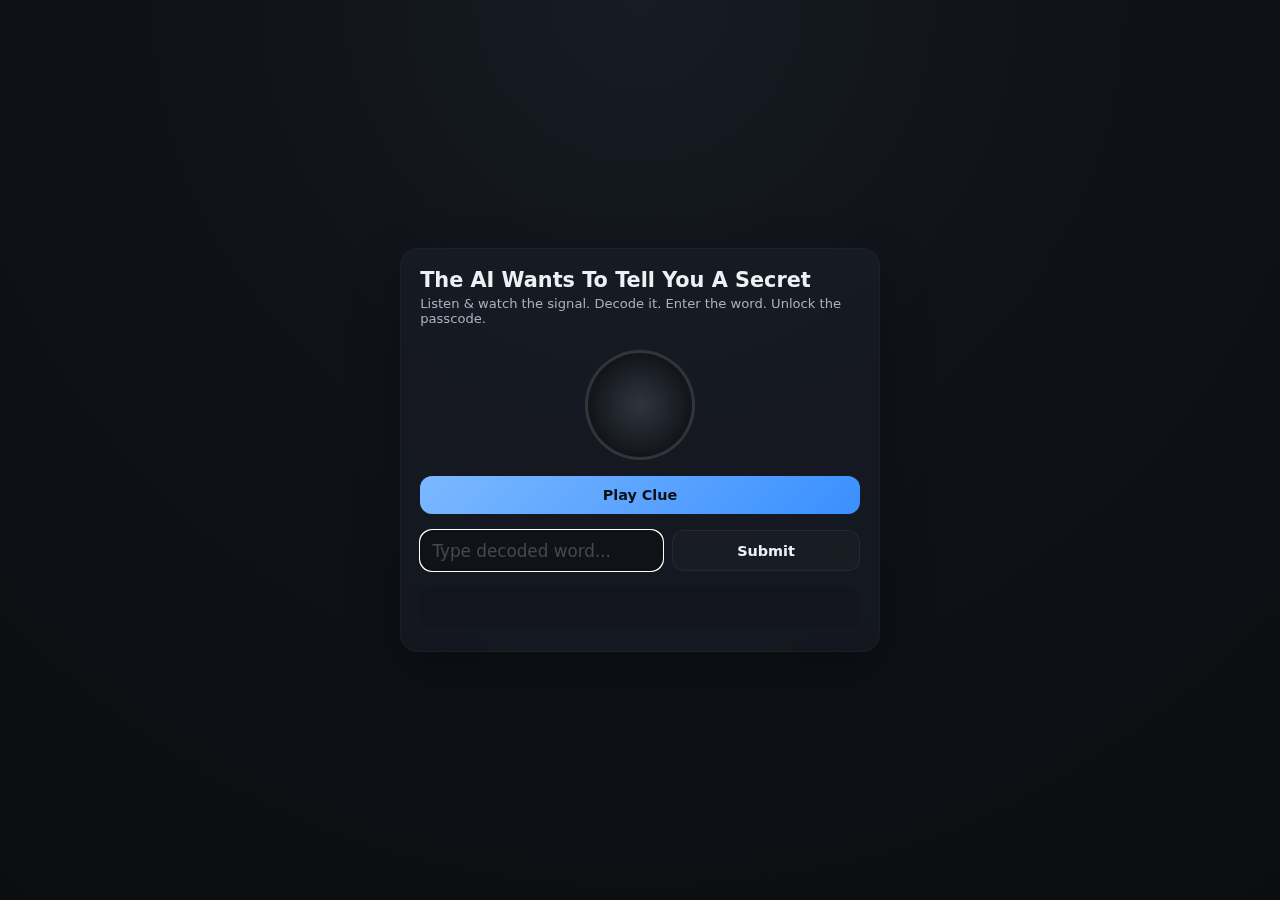
<file: Morse_Game/morsecode.html>
<!DOCTYPE html>
<html lang="en">
<head>
  <meta charset="UTF-8" />
  <title>Morse Code Puzzle</title>
  <meta name="viewport" content="width=device-width, initial-scale=1" />
  <style>
    :root {
      --bg: #0f1218;
      --panel: #1c222c;
      --text: #edf1f5;
      --muted: #a7b1c0;
      --accent: #78b4ff;
      --good: #46d282;
      --bad: #ff6b6b;
      --disabled: #4a4f59;
    }

    * {
      box-sizing: border-box;
      font-family: system-ui, -apple-system, BlinkMacSystemFont, "Segoe UI", sans-serif;
    }

    body {
      margin: 0;
      background: radial-gradient(circle at top, #171b23 0%, #0f1218 40%, #0b0d10 100%);
      color: var(--text);
      display: flex;
      align-items: center;
      justify-content: center;
      min-height: 100vh;
      padding: 1rem;
    }

    .game-shell {
      background: rgba(28, 34, 44, 0.45);
      backdrop-filter: blur(10px);
      border: 1px solid rgba(255,255,255,0.03);
      border-radius: 18px;
      width: min(100%, 480px);
      padding: 1.2rem 1.2rem 1.5rem;
      display: flex;
      flex-direction: column;
      gap: 1rem;
      box-shadow: 0 18px 50px rgba(0,0,0,0.25);
    }

    header h1 {
      font-size: 1.3rem;
      margin: 0;
    }

    header p {
      margin: 0.25rem 0 0;
      color: var(--muted);
      font-size: 0.82rem;
    }

    .light-wrap {
      display: flex;
      align-items: center;
      justify-content: center;
      margin-top: 0.5rem;
    }

    .morse-light {
      width: 110px;
      height: 110px;
      border-radius: 999px;
      background: radial-gradient(circle, #30343e 0%, #1f232a 40%, #0e1014 100%);
      border: 3px solid rgba(255, 255, 255, 0.12);
      transition: 0.09s ease-in-out;
      box-shadow: inset 0 0 20px rgba(0,0,0,0.4);
    }

    .morse-light.on {
      background: radial-gradient(circle, #fffdd3 0%, #ffe98d 40%, #efbd4a 100%);
      box-shadow:
        0 0 28px rgba(255, 215, 110, 0.6),
        0 0 70px rgba(255, 215, 110, 0.3);
      border-color: rgba(255,230,170,0.55);
    }

    .controls {
      display: flex;
      gap: 0.65rem;
      flex-wrap: wrap;
    }

    button {
      border: none;
      border-radius: 12px;
      padding: 0.7rem 1rem;
      font-weight: 600;
      font-size: 0.9rem;
      cursor: pointer;
      transition: 0.15s;
    }

    button.primary {
      background: linear-gradient(135deg, #7cb8ff 0%, #3a8fff 100%);
      color: #0c1115;
      flex: 1 1 160px;
      text-align: center;
    }
    button.primary:active { transform: translateY(1px); }

    button.secondary {
      background: rgba(255,255,255,0.02);
      border: 1px solid rgba(255,255,255,0.06);
      color: var(--text);
      flex: 1 1 120px;
    }

    button:disabled {
      cursor: not-allowed;
      background: var(--disabled) !important;
      color: rgba(255,255,255,0.3);
      box-shadow: none;
      transform: none;
    }

    .input-row {
      display: flex;
      gap: 0.6rem;
      width: 100%;
    }

    input[type="text"] {
      flex: 1;
      background: rgba(4,6,8,0.3);
      border: 1px solid rgba(255,255,255,0.04);
      border-radius: 12px;
      padding: 0.6rem 0.7rem;
      color: var(--text);
      font-size: 1.05rem;
    }

    input[type="text"]::placeholder {
      color: rgba(231,236,243,0.25);
    }

    .status {
      min-height: 40px;
      display: flex;
      align-items: center;
      justify-content: center;
      text-align: center;
      font-weight: 600;
      border-radius: 12px;
      background: rgba(0,0,0,0.08);
      font-size: 0.9rem;
    }

    .status.ok {
      background: rgba(70, 210, 130, 0.14);
      color: #b0ffca;
    }
    .status.err {
      background: rgba(255, 107, 107, 0.14);
      color: #ffbebe;
    }

    @media (max-width: 480px) {
      .game-shell {
        border-radius: 0.75rem;
        padding: 1rem;
      }
      .input-row {
        flex-wrap: wrap;
      }
      button.secondary {
        width: 100%;
      }
      .morse-light {
        width: 90px;
        height: 90px;
      }
    }
  </style>
</head>
<body>
  <main class="game-shell" aria-label="Morse Code Puzzle">
    <header>
      <h1>The AI Wants To Tell You A Secret</h1>
      <p>Listen &amp; watch the signal. Decode it. Enter the word. Unlock the passcode.</p>
    </header>

    <div class="light-wrap">
      <div id="morse-light" class="morse-light" aria-label="Morse signal light"></div>
    </div>

    <div class="controls">
      <button id="play-btn" class="primary">Play Clue</button>
    </div>

    <div class="input-row">
      <input id="answer-input" type="text" placeholder="Type decoded word..." autocomplete="off" autocapitalize="characters" />
      <button id="submit-btn" class="secondary">Submit</button>
    </div>

    <div id="status" class="status" aria-live="polite"></div>
  </main>

  <script>
    // === 1. Config / Constants ===
    const SECRET_WORD = "SIGNAL";
    const FINAL_PASSCODE = "8623";

    // match your pygame timings
    const DOT_MS = 150;
    const DASH_MS = DOT_MS * 3;
    const PART_GAP_MS = DOT_MS;        // gap between dot/dash in a letter
    const LETTER_GAP_MS = DOT_MS * 3;  // gap between letters

    // Morse dictionary
    const MORSE_CODE_DICT = {
      'A': '.-',    'B': '-...',  'C': '-.-.',  'D': '-..',   'E': '.',
      'F': '..-.',  'G': '--.',   'H': '....',  'I': '..',    'J': '.---',
      'K': '-.-',   'L': '.-..',  'M': '--',    'N': '-.',    'O': '---',
      'P': '.--.',  'Q': '--.-',  'R': '.-.',   'S': '...',   'T': '-',
      'U': '..-',   'V': '...-',  'W': '.--',   'X': '-..-',  'Y': '-.--',
      'Z': '--..',
      '1': '.----', '2': '..---', '3': '...--', '4': '....-', '5': '.....',
      '6': '-....', '7': '--...', '8': '---..', '9': '----.', '0': '-----'
    };

    const playBtn = document.getElementById("play-btn");
    const submitBtn = document.getElementById("submit-btn");
    const answerInput = document.getElementById("answer-input");
    const statusEl = document.getElementById("status");
    const lightEl = document.getElementById("morse-light");

    let isPlaying = false;

    // === 2. Audio setup (Web Audio) ===
    // (created lazily on first user action to avoid mobile autoplay restrictions)
    let audioCtx = null;
    function getAudioCtx() {
      if (!audioCtx) {
        const Ctx = window.AudioContext || window.webkitAudioContext;
        audioCtx = new Ctx();
      }
      return audioCtx;
    }

    function playBeep(durationMs, freq = 440) {
      const ctx = getAudioCtx();
      const osc = ctx.createOscillator();
      const gain = ctx.createGain();
      osc.type = "sine";
      osc.frequency.value = freq;
      osc.connect(gain);
      gain.connect(ctx.destination);
      const now = ctx.currentTime;
      gain.gain.setValueAtTime(0.3, now);
      osc.start(now);
      osc.stop(now + durationMs / 1000);
    }

    // === 3. Build Morse Queue like in Pygame ===
    function buildMorseQueue(word) {
      const queue = [];
      const chars = word.toUpperCase().split("");

      chars.forEach((ch, idx) => {
        const morse = MORSE_CODE_DICT[ch];
        if (!morse) return;

        const parts = morse.split("");
        parts.forEach((p, pIdx) => {
          if (p === ".") {
            queue.push({ type: "SOUND", duration: DOT_MS });
          } else {
            queue.push({ type: "SOUND", duration: DASH_MS });
          }
          // gap between parts of same letter
          if (pIdx < parts.length - 1) {
            queue.push({ type: "GAP", duration: PART_GAP_MS });
          }
        });

        // gap between letters
        if (idx < chars.length - 1) {
          queue.push({ type: "GAP", duration: LETTER_GAP_MS });
        }
      });

      return queue;
    }

    // === 4. Play Morse Queue (light + audio) ===
    function playMorse(word) {
      if (isPlaying) return;
      isPlaying = true;
      playBtn.disabled = true;
      submitBtn.disabled = true;
      answerInput.disabled = true;
      statusEl.textContent = "";

      const queue = buildMorseQueue(word);
      let currentIndex = 0;

      function next() {
        if (currentIndex >= queue.length) {
          // finished
          isPlaying = false;
          playBtn.disabled = false;
          submitBtn.disabled = false;
          answerInput.disabled = false;
          lightEl.classList.remove("on");
          return;
        }

        const ev = queue[currentIndex++];
        if (ev.type === "SOUND") {
          lightEl.classList.add("on");
          playBeep(ev.duration);
          setTimeout(() => {
            lightEl.classList.remove("on");
            // small handoff to next event
            setTimeout(next, 10);
          }, ev.duration);
        } else {
          // GAP
          lightEl.classList.remove("on");
          setTimeout(next, ev.duration);
        }
      }

      // start
      next();
    }

    // === 5. Submit Logic ===
    function handleSubmit() {
      if (isPlaying) return; // just like pygame, no submitting during playback
      const val = answerInput.value.trim().toUpperCase();
      if (!val) {
        statusEl.textContent = "Enter the decoded word first.";
        statusEl.className = "status err";
        return;
      }

      if (val === SECRET_WORD) {
        // success shown ONLY on submit, per your note
        statusEl.textContent = `SUCCESS! Passcode: ${FINAL_PASSCODE}`;
        statusEl.className = "status ok";
      } else {
        statusEl.textContent = "Try Again...";
        statusEl.className = "status err";
        answerInput.value = "";
        answerInput.focus();
      }
    }

    // === 6. Event Listeners ===
    playBtn.addEventListener("click", () => {
      // make sure audio ctx is resumed on mobile
      if (audioCtx && audioCtx.state === "suspended") {
        audioCtx.resume();
      }
      playMorse(SECRET_WORD);
    });

    submitBtn.addEventListener("click", handleSubmit);

    answerInput.addEventListener("keydown", (e) => {
      if (e.key === "Enter") {
        e.preventDefault();
        handleSubmit();
      }
    });

    // focus input on load (desktop)
    window.addEventListener("load", () => {
      answerInput.focus();
    });
  </script>
</body>
</html>
</file>
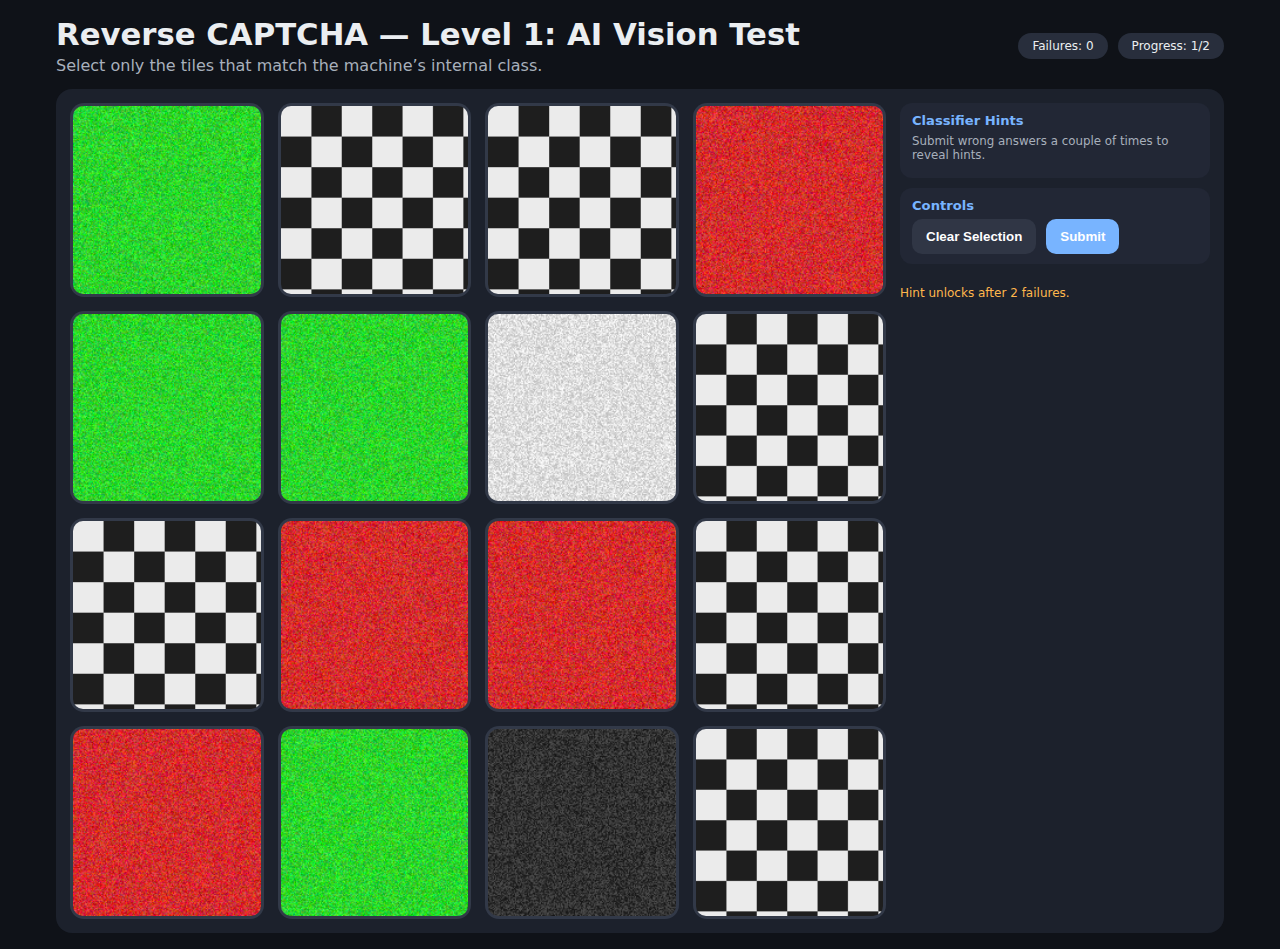
<file: Reverse_Game/reverse-captcha.html>
<!DOCTYPE html>
<html lang="en">
<head>
  <meta charset="UTF-8" />
  <title>Reverse CAPTCHA — Two-Level Suite</title>
  <meta name="viewport" content="width=device-width,initial-scale=1" />
  <style>
    :root {
      --bg: #0f1218;
      --panel: #1c212c;
      --white: #ebeef1;
      --muted: #a8b0bc;
      --accent: #78b4ff;
      --good: #46d282;
      --bad: #eb5c5c;
      --warn: #ffb74d;
      --card: #323948;
    }
    * { box-sizing: border-box; }
    body {
      margin: 0;
      font-family: system-ui, -apple-system, BlinkMacSystemFont, "Segoe UI", sans-serif;
      background: var(--bg);
      color: var(--white);
      display: flex;
      justify-content: center;
      min-height: 100vh;
    }
    .app {
      width: min(1200px, 100%);
      padding: 16px;
      display: flex;
      flex-direction: column;
      gap: 14px;
    }
    header h1 {
      font-size: clamp(1.35rem, 2.4vw, 2.4rem);
      margin: 0;
    }
    header p { margin: 4px 0 0; color: var(--muted); }
    .top-row {
      display: flex;
      justify-content: space-between;
      align-items: center;
      gap: 16px;
      flex-wrap: wrap;
    }
    .status-chip {
      background: #282e3c;
      padding: 6px 14px;
      border-radius: 999px;
      font-size: 0.75rem;
      color: var(--white);
    }
    .content-panel {
      background: var(--panel);
      border-radius: 16px;
      padding: 14px;
      display: flex;
      gap: 14px;
      min-height: 300px;
    }
    .grid-area {
      flex: 1;
      display: grid;
      grid-template-columns: repeat(4, minmax(80px, 1fr));
      gap: 14px;
    }
    .tile,
    .cell {
      background: var(--card);
      border-radius: 14px;
      position: relative;
      cursor: pointer;
      border: 3px solid transparent;
      display: flex;
      align-items: center;
      justify-content: center;
      min-height: 90px;
    }
    .tile.selected,
    .cell.selected {
      border-color: var(--accent);
    }
    .tile canvas {
      width: 100%;
      height: 100%;
      border-radius: 10px;
      display: block;
    }
    .sidepanel {
      width: min(310px, 100%);
      display: flex;
      flex-direction: column;
      gap: 10px;
    }
    .box {
      background: #222735;
      border-radius: 12px;
      padding: 10px 12px;
    }
    .box h3 {
      margin: 0 0 6px;
      font-size: 0.82rem;
      color: var(--accent);
    }
    .box p {
      margin: 6px 0;
      color: var(--muted);
      font-size: 0.74rem;
    }
    .btn-row {
      display: flex;
      gap: 10px;
      flex-wrap: wrap;
    }
    button {
      border: none;
      border-radius: 10px;
      padding: 10px 14px;
      font-weight: 600;
      cursor: pointer;
    }
    .btn-primary {
      background: var(--accent);
      color: #fff;
    }
    .btn-muted {
      background: #303645;
      color: #fff;
    }
    .footer-hint {
      font-size: 0.75rem;
      color: var(--warn);
    }
    .success-modal {
      background: rgba(15, 18, 24, 0.65);
      position: fixed;
      inset: 0;
      display: flex;
      align-items: center;
      justify-content: center;
      padding: 16px;
    }
    .success-card {
      background: var(--panel);
      border-radius: 16px;
      padding: 20px 22px 26px;
      width: min(600px, 100%);
      text-align: center;
    }
    .token-box {
      background: #141820;
      border-radius: 10px;
      padding: 12px;
      font-family: ui-monospace, SFMono-Regular, Menlo, Monaco, Consolas, "Liberation Mono", "Courier New", monospace;
      font-size: 1rem;
      color: var(--accent);
      margin: 10px 0 12px;
      word-break: break-all;
    }
    .final-panel {
      background: var(--panel);
      border-radius: 16px;
      padding: 30px 16px 40px;
      text-align: center;
      margin-top: 10px;
    }
    .final-token {
      margin: 10px auto;
      background: #141820;
      padding: 10px;
      border-radius: 10px;
      font-family: ui-monospace, SFMono-Regular, Menlo, Monaco, Consolas, "Liberation Mono", "Courier New", monospace;
      color: var(--accent);
      width: min(480px, 100%);
      word-break: break-all;
    }
    .final-extra {
      display: flex;
      gap: 10px;
      justify-content: center;
      margin-top: 16px;
      flex-wrap: wrap;
    }
    @media (max-width: 950px) {
      .content-panel { flex-direction: column; }
      .sidepanel {
        width: 100%;
        flex-direction: row;
        gap: 14px;
        flex-wrap: wrap;
      }
      .sidepanel .box { flex: 1 1 150px; }
      .grid-area {
        grid-template-columns: repeat(auto-fit, minmax(90px, 1fr));
      }
    }
    @media (max-width: 520px) {
      .top-row {
        flex-direction: column;
        align-items: flex-start;
      }
      .btn-row { width: 100%; }
      button {
        flex: 1 1 auto;
        text-align: center;
      }
    }
  </style>
</head>
<body>
  <div class="app" id="app">
    <div class="top-row">
      <header>
        <h1 id="title">Reverse CAPTCHA — Level 1: AI Vision Test</h1>
        <p id="subtitle">Select only the tiles that match the machine’s internal class.</p>
      </header>
      <div style="display:flex;gap:10px;align-items:center;">
        <div id="failures" class="status-chip">Failures: 0</div>
        <div id="progress" class="status-chip">Progress: 1/2</div>
      </div>
    </div>

    <div class="content-panel" id="content">
      <div class="grid-area" id="grid"></div>

      <div class="sidepanel">
        <div class="box">
          <h3>Classifier Hints</h3>
          <div id="hints">
            <p>Submit wrong answers a couple of times to reveal hints.</p>
          </div>
        </div>
        <div class="box">
          <h3>Controls</h3>
          <div class="btn-row">
            <button class="btn-muted" id="btn-clear">Clear Selection</button>
            <button class="btn-primary" id="btn-submit">Submit</button>
          </div>
        </div>
        <p class="footer-hint" id="footer-hint">Hint unlocks after 2 failures.</p>
      </div>
    </div>

    <div id="final-screen" style="display:none;"></div>
  </div>

  <div class="success-modal" id="success-modal" style="display:none;">
    <div class="success-card" id="success-card"></div>
  </div>

  <script>
    const FAILS_BEFORE_HINT = 2;
    const LEVEL1_TOKEN = "AHNPHA";  // TIMNIT  -> Playfair
    const LEVEL2_TOKEN = "CTFCPZ";  // GEBRU   -> Playfair
    const FINAL_CODE   = "KEY=STATEOFGRACE";

    const L1_CLASSES = ["RED_DOM", "GREEN_DOM", "BRIGHT_NOISE", "DARK_NOISE", "CHECKERS", "CHECKERS_INV"];
    const L1_HINTS = {
      "RED_DOM": [
        "Classifier cue: elevated red channel density.",
        "Seek tiles with red saturation dominance."
      ],
      "GREEN_DOM": [
        "Classifier cue: elevated green channel density.",
        "Seek tiles with green saturation dominance."
      ],
      "BRIGHT_NOISE": [
        "Classifier cue: high luminance cluster.",
        "Seek tiles with consistently bright intensity."
      ],
      "DARK_NOISE": [
        "Classifier cue: low luminance cluster.",
        "Seek tiles with consistently dark intensity."
      ],
      "CHECKERS": [
        "Classifier cue: even-frequency grid edges.",
        "Seek tiles with high-contrast checker patterns."
      ],
      "CHECKERS_INV": [
        "Classifier cue: even-frequency grid edges (phase shift).",
        "Seek tiles with inverted checker contrast."
      ]
    };

    const SAFE_ALPHA = "ACDEFGHKLMNPRTUVWXY";
    const AMBIG_CHARS = ["O","0","I","l","1","S","5","B","8","Q","2","Z"];
    const WORDS_SAFE = ["FLUX","WAVE","TRACK","EMBED","DAVE","LAYER","FALTER","MAP","CACHE","PACKET","RUN","UPDATE","CART","WARM","CRATE","WADE"];
    const WORDS_AMBIG = ["L00K","B8","S1GN","Q0DE","0BJECT","M1X","Z1P","S5","C0DE","T00L","B1N","QUEUE","L1NE","0MEGA","B08","S1ZE"];

    const state = {
      level: 1,
      level1: {
        rule: null,
        tiles: [],
        failCount: 0,
        hintLevel: 0,
        requiredPositives: 6,
        total: 16
      },
      level2: {
        cells: [],
        failCount: 0,
        hintLevel: 0,
        requiredPos: 8,
        total: 16
      }
    };

    const gridEl = document.getElementById("grid");
    const hintsEl = document.getElementById("hints");
    const failuresEl = document.getElementById("failures");
    const progressEl = document.getElementById("progress");
    const titleEl = document.getElementById("title");
    const subtitleEl = document.getElementById("subtitle");
    const footerHintEl = document.getElementById("footer-hint");
    const btnClear = document.getElementById("btn-clear");
    const btnSubmit = document.getElementById("btn-submit");
    const successModal = document.getElementById("success-modal");
    const successCard = document.getElementById("success-card");
    const finalScreen = document.getElementById("final-screen");
    const contentPanel = document.getElementById("content");

    function randInt(min, max) {
      return Math.floor(Math.random() * (max - min + 1)) + min;
    }

    function buildLevel1() {
      const rule = L1_CLASSES[randInt(0, L1_CLASSES.length - 1)];
      state.level1.rule = rule;
      state.level1.failCount = 0;
      state.level1.hintLevel = 0;
      state.level1.tiles = [];

      const indices = Array.from({length: 16}, (_,i)=>i);
      const posIdx = new Set();
      while (posIdx.size < state.level1.requiredPositives) {
        const idx = indices[randInt(0, indices.length-1)];
        posIdx.add(idx);
      }

      gridEl.innerHTML = "";
      for (let i = 0; i < 16; i++) {
        const isPositive = posIdx.has(i);

        // *** IMPORTANT FIX ***
        // if the rule is checker-based, do NOT allow checker/inv-checker as negatives
        let altCandidates;
        if (rule === "CHECKERS" || rule === "CHECKERS_INV") {
          altCandidates = L1_CLASSES.filter(x => x !== "CHECKERS" && x !== "CHECKERS_INV");
        } else {
          altCandidates = L1_CLASSES.filter(x => x !== rule);
        }

        const type = isPositive
          ? rule
          : altCandidates[randInt(0, altCandidates.length - 1)];

        const tile = {
          id: "t" + i,
          isPositive,
          selected: false,
          type
        };
        state.level1.tiles.push(tile);

        const tileEl = document.createElement("div");
        tileEl.className = "tile";
        tileEl.dataset.id = tile.id;

        const canvas = document.createElement("canvas");
        canvas.width = 160;
        canvas.height = 160;
        tileEl.appendChild(canvas);
        drawL1Canvas(canvas, type);

        tileEl.addEventListener("click", () => toggleLevel1Tile(tile.id, tileEl));
        gridEl.appendChild(tileEl);
      }

      updateHeader();
      renderL1Hints();
    }

    function drawL1Canvas(canvas, type) {
      const ctx = canvas.getContext("2d");
      const w = canvas.width;
      const h = canvas.height;

      if (type === "RED_DOM" || type === "GREEN_DOM" || type === "BRIGHT_NOISE" || type === "DARK_NOISE") {
        const imgData = ctx.createImageData(w, h);
        for (let y = 0; y < h; y++) {
          for (let x = 0; x < w; x++) {
            const idx = (y * w + x) * 4;
            if (type === "RED_DOM") {
              imgData.data[idx] = randInt(170, 255);
              imgData.data[idx+1] = randInt(0, 90);
              imgData.data[idx+2] = randInt(0, 90);
              imgData.data[idx+3] = 255;
            } else if (type === "GREEN_DOM") {
              imgData.data[idx] = randInt(0, 90);
              imgData.data[idx+1] = randInt(170, 255);
              imgData.data[idx+2] = randInt(0, 90);
              imgData.data[idx+3] = 255;
            } else if (type === "BRIGHT_NOISE") {
              const v = randInt(190, 255);
              imgData.data[idx] = v;
              imgData.data[idx+1] = v;
              imgData.data[idx+2] = v;
              imgData.data[idx+3] = 255;
            } else if (type === "DARK_NOISE") {
              const v = randInt(20, 80);
              imgData.data[idx] = v;
              imgData.data[idx+1] = v;
              imgData.data[idx+2] = v;
              imgData.data[idx+3] = 255;
            }
          }
        }
        ctx.putImageData(imgData, 0, 0);
      } else {
        // *** BIGGER CHECKER CELLS FOR VISIBILITY ***
        const cells = 6; // was 10
        const cellSize = Math.max(4, Math.floor(w / cells));
        for (let y = 0; y < h; y += cellSize) {
          for (let x = 0; x < w; x += cellSize) {
            let blk = ((x/cellSize) + (y/cellSize)) % 2 === 0;
            if (type === "CHECKERS_INV") blk = !blk;
            const v = blk ? 235 : 30;
            ctx.fillStyle = `rgb(${v},${v},${v})`;
            ctx.fillRect(x, y, cellSize, cellSize);
          }
        }
      }
    }

    function toggleLevel1Tile(id, tileEl) {
      const tile = state.level1.tiles.find(t => t.id === id);
      if (!tile) return;
      tile.selected = !tile.selected;
      tileEl.classList.toggle("selected", tile.selected);
    }

    function renderL1Hints() {
      const rule = state.level1.rule;
      const hintLevel = state.level1.hintLevel;
      hintsEl.innerHTML = "";
      if (hintLevel === 0) {
        hintsEl.innerHTML = "<p>Submit wrong answers a couple of times to reveal hints.</p>";
        return;
      }
      const list = L1_HINTS[rule] || [];
      for (let i = 0; i < hintLevel; i++) {
        if (!list[i]) break;
        const p = document.createElement("p");
        p.textContent = list[i];
        hintsEl.appendChild(p);
      }
    }

    function submitLevel1() {
      let ok = true;
      for (const tile of state.level1.tiles) {
        if (tile.isPositive !== tile.selected) {
          ok = false;
          break;
        }
      }
      if (ok) {
        showSuccess("Level 1 Complete", "You see like a classifier.", LEVEL1_TOKEN, () => {
          state.level = 2;
          buildLevel2();
        });
      } else {
        state.level1.failCount++;
        if (state.level1.failCount >= FAILS_BEFORE_HINT) {
          state.level1.hintLevel = Math.min(2, state.level1.hintLevel + 1);
        }
        updateHeader();
        renderL1Hints();
      }
    }

    function makeSafeToken() {
      if (Math.random() < 0.55) {
        return WORDS_SAFE[randInt(0, WORDS_SAFE.length - 1)];
      }
      const n = randInt(3, 7);
      let s = "";
      for (let i = 0; i < n; i++) {
        s += SAFE_ALPHA[randInt(0, SAFE_ALPHA.length - 1)];
      }
      return s;
    }
    function makeAmbigToken() {
      if (Math.random() < 0.55) {
        return WORDS_AMBIG[randInt(0, WORDS_AMBIG.length - 1)];
      }
      const length = randInt(3, 7);
      const chars = (SAFE_ALPHA + AMBIG_CHARS.join("")).split("");
      let s = [];
      for (let i = 0; i < length; i++) {
        s.push(chars[randInt(0, chars.length - 1)]);
      }
      if (!s.some(ch => AMBIG_CHARS.includes(ch))) {
        s[randInt(0, length - 1)] = AMBIG_CHARS[randInt(0, AMBIG_CHARS.length - 1)];
      }
      return s.join("");
    }

    function buildLevel2() {
      titleEl.textContent = "Reverse CAPTCHA — Level 2: OCR Challenge";
      subtitleEl.textContent = "Select tokens that a machine would read reliably.";
      progressEl.textContent = "Progress: 2/2";
      footerHintEl.textContent = "Hint unlocks after 2 failures.";
      state.level2.failCount = 0;
      state.level2.hintLevel = 0;
      state.level2.cells = [];

      gridEl.innerHTML = "";
      const indices = Array.from({length: 16}, (_,i)=>i);
      const posIdx = new Set();
      while (posIdx.size < state.level2.requiredPos) {
        const idx = indices[randInt(0, indices.length-1)];
        posIdx.add(idx);
      }

      for (let i = 0; i < 16; i++) {
        const isPos = posIdx.has(i);
        const txt = isPos ? makeSafeToken() : makeAmbigToken();
        const cell = { id: "c" + i, isPos, selected: false, text: txt };
        state.level2.cells.push(cell);

        const cellEl = document.createElement("div");
        cellEl.className = "cell";
        cellEl.dataset.id = cell.id;
        cellEl.textContent = txt;
        cellEl.addEventListener("click", () => toggleLevel2Cell(cell.id, cellEl));
        gridEl.appendChild(cellEl);
      }

      renderL2Hints();
      updateHeader();
    }

    function toggleLevel2Cell(id, el) {
      const cell = state.level2.cells.find(c => c.id === id);
      if (!cell) return;
      cell.selected = !cell.selected;
      el.classList.toggle("selected", cell.selected);
    }

    function renderL2Hints() {
      hintsEl.innerHTML = "";
      const base = [
        "Avoid ambiguous glyphs (O/0, I/l/1, S/5, B/8, Q/0).",
        "Prefer ALL-CAPS with clean shapes.",
        "Mixed digits + lookalikes are risky."
      ];
      if (state.level2.hintLevel === 0) {
        hintsEl.innerHTML = "<p>Submit wrong answers a couple of times to reveal OCR hints.</p>";
        return;
      }
      for (let i = 0; i < state.level2.hintLevel; i++) {
        const p = document.createElement("p");
        p.textContent = base[i];
        hintsEl.appendChild(p);
      }
    }

    function submitLevel2() {
      let ok = true;
      for (const cell of state.level2.cells) {
        if (cell.isPos !== cell.selected) {
          ok = false;
          break;
        }
      }
      if (ok) {
        showSuccess("Level 2 Complete", "You read like OCR.", LEVEL2_TOKEN, () => {
          state.level = 3;
          showFinal();
        });
      } else {
        state.level2.failCount++;
        if (state.level2.failCount >= FAILS_BEFORE_HINT) {
          state.level2.hintLevel = Math.min(3, state.level2.hintLevel + 1);
        }
        updateHeader();
        renderL2Hints();
      }
    }

   function showFinal() {
  contentPanel.style.display = "none";
  finalScreen.style.display = "block";
  finalScreen.innerHTML = `
    <div class="final-panel">
      <h2>Reverse CAPTCHA — Final Verification</h2>
      <p style="color:var(--good);font-weight:600;margin-top:6px;">Verification Complete</p>
      <p style="margin-top:4px;">Conclusion: MACHINE.</p>

      <p style="color:var(--muted);margin-top:14px;">Access Code</p>
      <div class="final-token">${FINAL_CODE}</div>

      <p style="color:var(--muted);margin-top:18px;">Level Tokens</p>
      <div class="final-extra">
        <div class="final-token" style="font-size:0.85rem;">L1: ${LEVEL1_TOKEN}</div>
        <div class="final-token" style="font-size:0.85rem;">L2: ${LEVEL2_TOKEN}</div>
      </div>

      <p style="color:var(--muted);margin-top:18px;font-size:0.75rem;line-height:1.5;">
        <strong>Decoding Instructions:</strong><br>
        Use the <strong>Playfair cipher</strong> with the key phrase 
        <strong>STATEOFGRACE</strong> to decode the Level 1 and Level 2 tokens above.<br>
        - Merge <strong>I</strong> and <strong>J</strong> into one letter.<br>
        - Break the ciphertext into pairs of letters.<br>
        - Apply standard Playfair decryption rules.<br>
        - If the result ends in an <strong>X</strong>, it’s just padding — remove it.<br><br>
        Together, the decoded results reveal the name of an AI ethics pioneer.
      </p>

      <div style="margin-top:20px;">
        <button class="btn-muted" onclick="restartGame()">Restart</button>
      </div>
    </div>
  `;

  titleEl.textContent = "Reverse CAPTCHA — Final Verification";
  subtitleEl.textContent = "Chained tokens revealed.";
  progressEl.textContent = "Progress: 2/2";
}

    function restartGame() {
      contentPanel.style.display = "flex";
      finalScreen.style.display = "none";
      state.level = 1;
      buildLevel1();
    }

    function updateHeader() {
      if (state.level === 1) {
        failuresEl.textContent = "Failures: " + state.level1.failCount;
        progressEl.textContent = "Progress: 1/2";
      } else if (state.level === 2) {
        failuresEl.textContent = "Failures: " + state.level2.failCount;
        progressEl.textContent = "Progress: 2/2";
      }
    }

    function clearSelection() {
      if (state.level === 1) {
        state.level1.tiles.forEach(t => t.selected = false);
        gridEl.querySelectorAll(".tile").forEach(el => el.classList.remove("selected"));
      } else if (state.level === 2) {
        state.level2.cells.forEach(c => c.selected = false);
        gridEl.querySelectorAll(".cell").forEach(el => el.classList.remove("selected"));
      }
    }

    function showSuccess(title, body, token, onContinue) {
      successCard.innerHTML = `
        <h2 style="color:var(--good);margin-bottom:4px;">${title}</h2>
        <p style="margin-bottom:10px;">${body}</p>
        <p style="color:var(--muted);font-size:0.82rem;margin:0;">Token</p>
        <div class="token-box">${token}</div>
        <p style="color:var(--muted);font-size:0.74rem;margin-bottom:14px;">Click continue to proceed.</p>
        <button class="btn-primary" id="continue-btn">Continue</button>
      `;
      successModal.style.display = "flex";
      document.getElementById("continue-btn").onclick = () => {
        successModal.style.display = "none";
        onContinue && onContinue();
      };
    }

    btnClear.addEventListener("click", clearSelection);
    btnSubmit.addEventListener("click", () => {
      if (state.level === 1) {
        submitLevel1();
      } else if (state.level === 2) {
        submitLevel2();
      }
    });

    buildLevel1();
  </script>
</body>
</html>
</file>
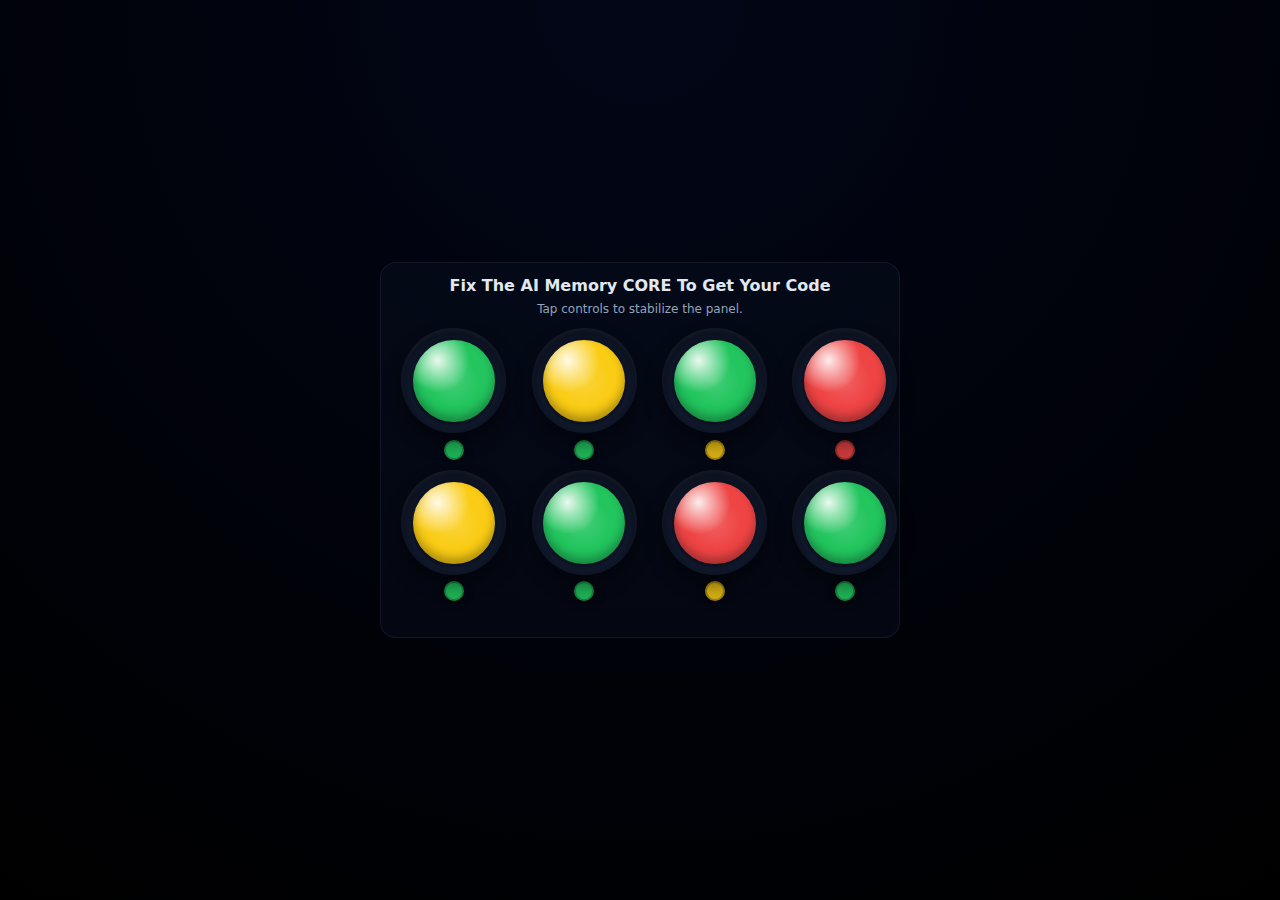
<file: Switch_Game/switch.html>
<!DOCTYPE html>
<html lang="en">
<head>
  <meta charset="UTF-8" />
  <title>Switch Puzzle</title>
  <meta name="viewport" content="width=device-width, initial-scale=1, maximum-scale=1" />
  <style>
    :root {
      --muted: #94a3b8;
      --green: #22c55e;
      --red: #ef4444;
      --yellow: #facc15;
      font-family: system-ui, -apple-system, BlinkMacSystemFont, "Segoe UI", sans-serif;
    }
    * {
      box-sizing: border-box;
      -webkit-tap-highlight-color: rgba(0,0,0,0);
    }
    body {
      margin: 0;
      background: radial-gradient(circle at top, #020617, #000);
      color: #e2e8f0;
      min-height: 100vh;
      display: flex;
      align-items: center;
      justify-content: center;
      padding: 0.75rem;
    }
    .game-wrap {
      background: rgba(15, 23, 42, 0.25);
      border: 1px solid rgba(148, 163, 184, 0.1);
      border-radius: 1rem;
      width: min(100%, 520px);
      text-align: center;
      padding: 0.8rem 0.8rem 1rem;
    }
    h2 {
      margin: 0;
      font-size: 1rem;
    }
    .desc {
      margin: 0.4rem 0;
      font-size: 0.75rem;
      color: var(--muted);
    }

    /* 8 switches, mobile-first: 2 columns */
    .switch-grid {
      display: grid;
      grid-template-columns: repeat(2, minmax(140px, 1fr));
      gap: 0.65rem;
      margin-top: 0.8rem;
      justify-items: center;
    }

    /* each switch is a vertical stack: button + tiny light */
    .switch-card {
      background: rgba(15, 23, 42, 0.00);
      border-radius: 0.75rem;
      width: 100%;
      max-width: 150px;
      display: flex;
      flex-direction: column;
      align-items: center;
      gap: 0.4rem;
    }

    /* arcade button (no labels) */
    .arcade-button {
      --btn-color: #ef4444;
      position: relative;
      width: 105px;
      height: 105px;
      border: none;
      background: radial-gradient(circle at 50% 55%, #000 0%, #0f172a 55%, #000 100%);
      border-radius: 9999px;
      outline: none;
      cursor: pointer;
      display: inline-flex;
      align-items: center;
      justify-content: center;
      box-shadow:
        0 10px 18px rgba(0, 0, 0, 0.45),
        inset 0 3px 4px rgba(255, 255, 255, 0.05);
      transition: transform 0.12s ease;
      touch-action: manipulation;
    }
    .arcade-button::before {
      content: "";
      position: absolute;
      width: 78%;
      height: 78%;
      border-radius: 9999px;
      background:
        radial-gradient(circle at 30% 25%, rgba(255, 255, 255, 0.9) 0%, rgba(255,255,255,0) 38%),
        radial-gradient(circle at 50% 50%, rgba(255, 255, 255, 0.15) 0%, rgba(255,255,255,0) 45%),
        var(--btn-color);
      box-shadow:
        inset 0 -6px 10px rgba(0, 0, 0, 0.3),
        0 0 0 3px rgba(0, 0, 0, 0.1);
      z-index: 1;
    }
    .arcade-button:active {
      transform: translateY(2px) scale(0.985);
    }

    /* indicator under each button */
    .indicator {
      width: 20px;
      height: 20px;
      border-radius: 9999px;
      border: 2px solid rgba(0,0,0,0.25);
      box-shadow: 0 3px 10px rgba(0,0,0,0.35);
    }
    .ind-state-0 { background: rgba(239, 68, 68, 0.85); }
    .ind-state-1 { background: rgba(34, 197, 94, 0.9); }
    .ind-state-2 { background: rgba(250, 204, 21, 0.85); }

    .processing {
      margin-top: 0.5rem;
      font-size: 0.7rem;
      color: rgba(226,232,240,0.7);
      min-height: 1em;
    }

    .power-box {
      margin-top: 1rem;
      background: rgba(15, 118, 110, 0.12);
      border: 1px solid rgba(45, 212, 191, 0.45);
      border-radius: 0.6rem;
      padding: 0.6rem 0.6rem 0.75rem;
      font-size: 0.78rem;
      text-align: left;
    }
    .power-title {
      font-weight: 600;
      margin-bottom: 0.25rem;
    }
    .power-progress {
      width: 100%;
      height: 10px;
      background: rgba(15, 23, 42, 0.4);
      border-radius: 9999px;
      overflow: hidden;
    }
    .power-bar {
      height: 100%;
      width: 0%;
      background: linear-gradient(to right, #22c55e, #38bdf8);
      transition: width 0.12s linear;
    }
    .code-block {
      margin-top: 0.4rem;
      background: rgba(15, 23, 42, 0.25);
      border: 1px dashed rgba(236, 253, 245, 0.6);
      border-radius: 0.4rem;
      padding: 0.35rem 0.5rem;
      font-family: ui-monospace, SFMono-Regular, Menlo, Monaco, Consolas, "Courier New", monospace;
      font-size: 0.8rem;
      text-align: center;
      word-break: break-word;
    }

    @media (min-width: 680px) {
      .switch-grid {
        grid-template-columns: repeat(4, minmax(120px, 1fr));
      }
    }
  </style>
</head>
<body>
  <div class="game-wrap" id="game">
    <h2>Fix The AI Memory CORE To Get Your Code</h2>
    <p class="desc">Tap controls to stabilize the panel.</p>
    <div id="switches" class="switch-grid"></div>
    <div id="processing" class="processing"></div>
    <div id="result"></div>
  </div>

  <script>
    // --- same logic as your pygame version ---
    const EFFECT_MATRIX = [
      [0,0,1,0,0,1,0,0],
      [0,1,0,1,1,0,0,0],
      [0,0,1,0,1,0,1,0],
      [1,1,0,0,0,0,1,1],
      [0,1,1,0,0,1,0,1],
      [1,0,0,1,0,1,0,1],
      [1,0,1,1,0,0,1,0],
      [0,0,1,0,1,0,1,1],
    ];
    const TARGET_INDICATORS = [1,1,1,1,1,1,1,1];
    const PROCESS_DELAY_MS = 750;

    // 8 switches with random starting states 0..2
    const switchStates = Array(8)
      .fill(0)
      .map(() => Math.floor(Math.random() * 3));

    const SWITCH_COLORS = ["#ef4444", "#22c55e", "#facc15"];

    const switchesEl = document.getElementById("switches");
    const processingEl = document.getElementById("processing");
    const resultEl = document.getElementById("result");

    // create audio ctx for the hidden loop
    let audioCtx = null;
    function getAudio() {
      if (!audioCtx) {
        audioCtx = new (window.AudioContext || window.webkitAudioContext)();
      }
      return audioCtx;
    }

    // 4-tone loop that keeps playing after success
    const CLUE_SEQUENCE = [
      { freq: 261.63 }, // red
      { freq: 293.66 }, // blue
      { freq: 329.63 }, // green
      { freq: 392.0 },  // yellow
    ];
    let loopTimer = null;
    function playClueSequence() {
      const ctx = getAudio();
      let t = ctx.currentTime + 0.15;
      CLUE_SEQUENCE.forEach(step => {
        const osc = ctx.createOscillator();
        const gain = ctx.createGain();
        osc.type = "sine";
        osc.frequency.value = step.freq;
        osc.connect(gain);
        gain.connect(ctx.destination);
        gain.gain.setValueAtTime(0.001, t);
        gain.gain.linearRampToValueAtTime(0.25, t + 0.03);
        gain.gain.exponentialRampToValueAtTime(0.0001, t + 0.25);
        osc.start(t);
        osc.stop(t + 0.3);
        t += 0.38;
      });
    }

    function computeIndicators(states, matrix) {
      const out = Array(8).fill(0);
      for (let i = 0; i < 8; i++) {
        const s = states[i];
        const row = matrix[i];
        for (let j = 0; j < 8; j++) {
          out[j] = (out[j] + row[j] * s) % 3;
        }
      }
      return out;
    }

    function isWin(indicators) {
      return indicators.every((v, i) => v === TARGET_INDICATORS[i]);
    }

    // we'll store indicator DOM elements in the same order as switches
    const indicatorEls = [];

    // render switches + inline indicators
    for (let i = 0; i < 8; i++) {
      const card = document.createElement("div");
      card.className = "switch-card";

      const btn = document.createElement("button");
      btn.className = "arcade-button";
      btn.style.setProperty("--btn-color", SWITCH_COLORS[switchStates[i]]);

      const ind = document.createElement("div");
      ind.className = "indicator ind-state-0";

      btn.addEventListener("click", () => {
        // cycle this switch
        switchStates[i] = (switchStates[i] + 1) % 3;
        btn.style.setProperty("--btn-color", SWITCH_COLORS[switchStates[i]]);
        // show processing
        processingEl.textContent = "processing…";
        // after delay, recompute all indicators
        setTimeout(updateIndicators, PROCESS_DELAY_MS);
      });

      card.appendChild(btn);
      card.appendChild(ind);
      switchesEl.appendChild(card);
      indicatorEls.push(ind);
    }

    function updateIndicators() {
      const indicators = computeIndicators(switchStates, EFFECT_MATRIX);
      indicators.forEach((val, idx) => {
        const dot = indicatorEls[idx];
        dot.className = "indicator"; // reset
        dot.classList.add(`ind-state-${val}`);
      });
      processingEl.textContent = "";

      if (isWin(indicators)) {
        showWin();
      }
    }

    function showWin() {
      resultEl.innerHTML = `
        <div class="power-box">
          <div class="power-title">POWER TO AI CORE RESTORED ✅</div>
          <div class="power-progress"><div class="power-bar" id="pbar"></div></div>
          <div id="pstatus" style="margin-top:0.25rem;font-size:0.7rem;">stabilizing output bus…</div>
          <div class="code-block" style="margin-top:0.5rem;">CODE: SDULVD-WDEULC</div>
        </div>
      `;
      const bar = document.getElementById("pbar");
      const status = document.getElementById("pstatus");
      let pct = 0;
      const iv = setInterval(() => {
        pct += Math.floor(Math.random() * 18) + 5;
        if (pct >= 100) pct = 100;
        bar.style.width = pct + "%";
        if (pct < 40) {
          status.textContent = "syncing neural lattice…";
        } else if (pct < 80) {
          status.textContent = "bringing AI core online…";
        } else {
          status.textContent = "ready.";
        }
        if (pct === 100) {
          clearInterval(iv);
          // start the stealth tone loop
          playClueSequence();
          loopTimer = setInterval(playClueSequence, 6000);
        }
      }, 180);
    }

    // initial render to match randomized start
    updateIndicators();
  </script>
</body>
</html>
</file>
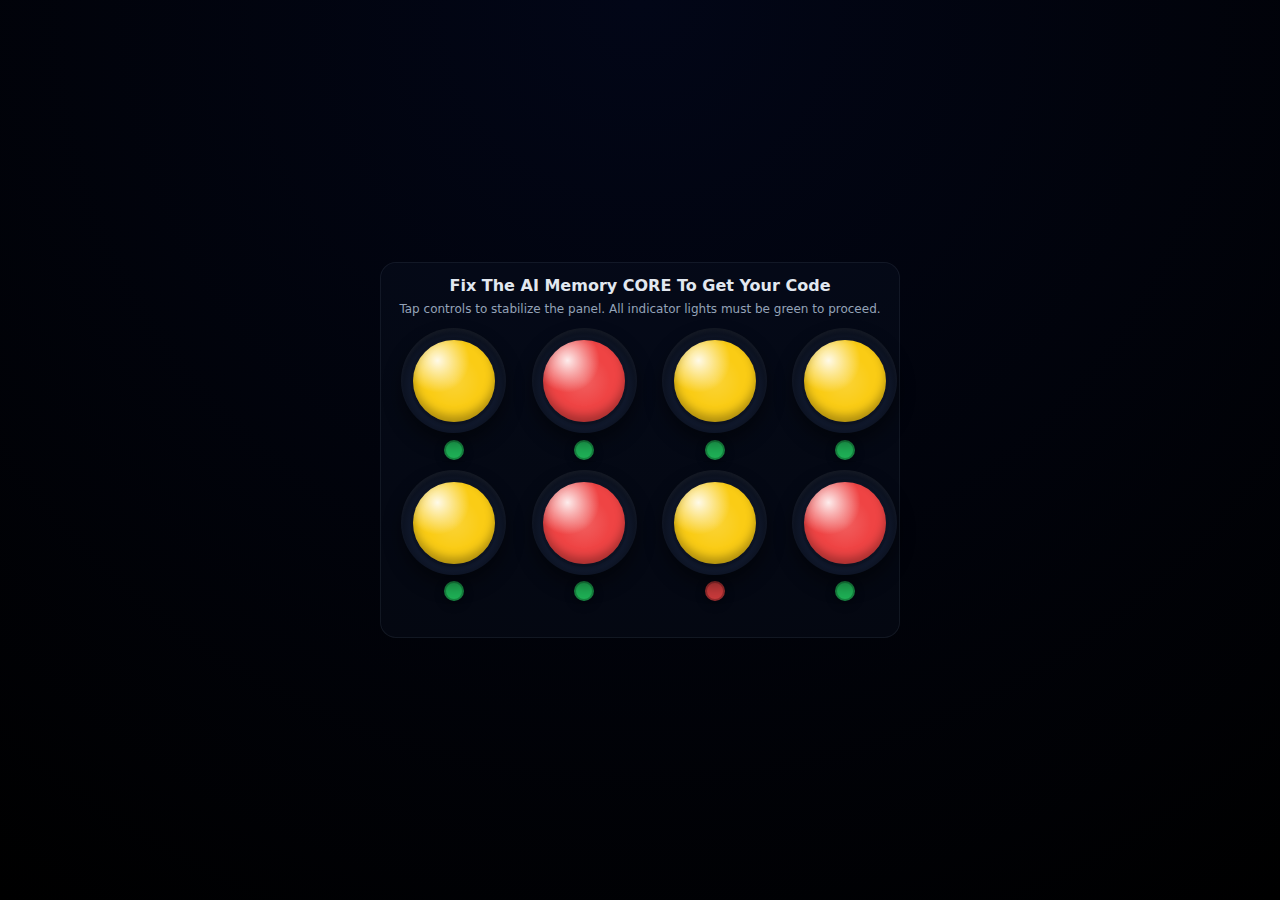
<file: Switch_Game/Switch_Puzzle_html.html>
<!DOCTYPE html>
<html lang="en">
<head>
  <meta charset="UTF-8" />
  <title>Switch Puzzle</title>
  <meta name="viewport" content="width=device-width, initial-scale=1, maximum-scale=1" />
  <style>
    :root {
      --muted: #94a3b8;
      --green: #22c55e;
      --red: #ef4444;
      font-family: system-ui, -apple-system, BlinkMacSystemFont, "Segoe UI", sans-serif;
    }
    * {
      box-sizing: border-box;
      -webkit-tap-highlight-color: rgba(0,0,0,0);
    }
    body {
      margin: 0;
      background: radial-gradient(circle at top, #020617, #000);
      color: #e2e8f0;
      min-height: 100vh;
      display: flex;
      align-items: center;
      justify-content: center;
      padding: 0.75rem;
    }
    .game-wrap {
      background: rgba(15, 23, 42, 0.25);
      border: 1px solid rgba(148, 163, 184, 0.1);
      border-radius: 1rem;
      width: min(100%, 520px);
      text-align: center;
      padding: 0.8rem 0.8rem 1rem;
    }
    h2 {
      margin: 0;
      font-size: 1rem;
    }
    .desc {
      margin: 0.4rem 0;
      font-size: 0.75rem;
      color: var(--muted);
    }

    /* 8 switches, mobile-first: 2 columns */
    .switch-grid {
      display: grid;
      grid-template-columns: repeat(2, minmax(140px, 1fr));
      gap: 0.65rem;
      margin-top: 0.8rem;
      justify-items: center;
    }

    /* each switch is a vertical stack: button + tiny light */
    .switch-card {
      background: rgba(15, 23, 42, 0.00);
      border-radius: 0.75rem;
      width: 100%;
      max-width: 150px;
      display: flex;
      flex-direction: column;
      align-items: center;
      gap: 0.4rem;
    }

    /* arcade button (no labels) */
    .arcade-button {
      --btn-color: #ef4444;
      position: relative;
      width: 105px;
      height: 105px;
      border: none;
      background: radial-gradient(circle at 50% 55%, #000 0%, #0f172a 55%, #000 100%);
      border-radius: 9999px;
      outline: none;
      cursor: pointer;
      display: inline-flex;
      align-items: center;
      justify-content: center;
      box-shadow:
        0 10px 18px rgba(0, 0, 0, 0.45),
        inset 0 3px 4px rgba(255, 255, 255, 0.05);
      transition: transform 0.12s ease;
      touch-action: manipulation;
    }
    .arcade-button::before {
      content: "";
      position: absolute;
      width: 78%;
      height: 78%;
      border-radius: 9999px;
      background:
        radial-gradient(circle at 30% 25%, rgba(255, 255, 255, 0.9) 0%, rgba(255,255,255,0) 38%),
        radial-gradient(circle at 50% 50%, rgba(255, 255, 255, 0.15) 0%, rgba(255,255,255,0) 45%),
        var(--btn-color);
      box-shadow:
        inset 0 -6px 10px rgba(0, 0, 0, 0.3),
        0 0 0 3px rgba(0, 0, 0, 0.1);
      z-index: 1;
    }
    .arcade-button:active {
      transform: translateY(2px) scale(0.985);
    }

    /* indicator under each button */
    .indicator {
      width: 20px;
      height: 20px;
      border-radius: 9999px;
      border: 2px solid rgba(0,0,0,0.25);
      box-shadow: 0 3px 10px rgba(0,0,0,0.35);
    }
    .ind-state-0 { background: rgba(239, 68, 68, 0.85); }
    .ind-state-1 { background: rgba(34, 197, 94, 0.9); }

    .processing {
      margin-top: 0.5rem;
      font-size: 0.7rem;
      color: rgba(226,232,240,0.7);
      min-height: 1em;
    }

    .power-box {
      margin-top: 1rem;
      background: rgba(15, 118, 110, 0.12);
      border: 1px solid rgba(45, 212, 191, 0.45);
      border-radius: 0.6rem;
      padding: 0.6rem 0.6rem 0.75rem;
      font-size: 0.78rem;
      text-align: left;
    }
    .power-title {
      font-weight: 600;
      margin-bottom: 0.25rem;
    }
    .power-progress {
      width: 100%;
      height: 10px;
      background: rgba(15, 23, 42, 0.4);
      border-radius: 9999px;
      overflow: hidden;
    }
    .power-bar {
      height: 100%;
      width: 0%;
      background: linear-gradient(to right, #22c55e, #38bdf8);
      transition: width 0.12s linear;
    }
    .code-block {
      margin-top: 0.4rem;
      background: rgba(15, 23, 42, 0.25);
      border: 1px dashed rgba(236, 253, 245, 0.6);
      border-radius: 0.4rem;
      padding: 0.35rem 0.5rem;
      font-family: ui-monospace, SFMono-Regular, Menlo, Monaco, Consolas, "Courier New", monospace;
      font-size: 0.8rem;
      text-align: center;
      word-break: break-word;
    }

    @media (min-width: 680px) {
      .switch-grid {
        grid-template-columns: repeat(4, minmax(120px, 1fr));
      }
    }
  </style>
</head>
<body>
  <div class="game-wrap" id="game">
    <h2>Fix The AI Memory CORE To Get Your Code</h2>
    <p class="desc">Tap controls to stabilize the panel. All indicator lights must be green to proceed.</p>
    <div id="switches" class="switch-grid"></div>
    <div id="processing" class="processing"></div>
    <div id="result"></div>
  </div>

  <script>
    // --- same logic as your pygame version ---
    const EFFECT_MATRIX = [
      [0,0,1,0,0,1,0,0],
      [0,1,0,1,1,0,0,0],
      [0,0,1,0,1,0,1,0],
      [1,1,0,0,0,0,1,1],
      [0,1,1,0,0,1,0,1],
      [1,0,0,1,0,1,0,1],
      [1,0,1,1,0,0,1,0],
      [0,0,1,0,1,0,1,1],
    ];
    const TARGET_INDICATORS = [1,1,1,1,1,1,1,1];
    const PROCESS_DELAY_MS = 750;

    // 8 switches with random starting states 0..2
    const switchStates = Array(8)
      .fill(0)
      .map(() => Math.floor(Math.random() * 3));

    const SWITCH_COLORS = ["#ef4444", "#facc15", "#22c55e" ];

    const INDICATOR_CLASSES = ["ind-state-0", "ind-state-1"];


    const switchesEl = document.getElementById("switches");
    const processingEl = document.getElementById("processing");
    const resultEl = document.getElementById("result");

    // create audio ctx for the hidden loop
    let audioCtx = null;
    function getAudio() {
      if (!audioCtx) {
        audioCtx = new (window.AudioContext || window.webkitAudioContext)();
      }
      return audioCtx;
    }

    // 4-tone loop that keeps playing after success
    const CLUE_SEQUENCE = [
      { freq: 261.63 }, // red
      { freq: 293.66 }, // blue
      { freq: 329.63 }, // green
      { freq: 392.0 },  // yellow
    ];
    let loopTimer = null;
    function playClueSequence() {
      const ctx = getAudio();
      let t = ctx.currentTime + 0.15;
      CLUE_SEQUENCE.forEach(step => {
        const osc = ctx.createOscillator();
        const gain = ctx.createGain();
        osc.type = "sine";
        osc.frequency.value = step.freq;
        osc.connect(gain);
        gain.connect(ctx.destination);
        gain.gain.setValueAtTime(0.001, t);
        gain.gain.linearRampToValueAtTime(0.25, t + 0.03);
        gain.gain.exponentialRampToValueAtTime(0.0001, t + 0.25);
        osc.start(t);
        osc.stop(t + 0.3);
        t += 0.38;
      });
    }

    function computeIndicators(states, matrix) {
      const out = Array(8).fill(0);
      for (let i = 0; i < 8; i++) {
        const s = states[i];
        const row = matrix[i];
        for (let j = 0; j < 8; j++) {
          out[j] = (out[j] + row[j] * s) % 3;
        }
      }
      return out;
    }

    function isWin(indicators) {
      return indicators.every((v, i) => v === TARGET_INDICATORS[i]);
    }

    // we'll store indicator DOM elements in the same order as switches
    const indicatorEls = [];

    // render switches + inline indicators
    for (let i = 0; i < 8; i++) {
      const card = document.createElement("div");
      card.className = "switch-card";

      const btn = document.createElement("button");
      btn.className = "arcade-button";
      btn.style.setProperty("--btn-color", SWITCH_COLORS[switchStates[i]]);

      const ind = document.createElement("div");
      ind.className = "indicator ind-state-0";

      btn.addEventListener("click", () => {
        // cycle this switch
        switchStates[i] = (switchStates[i] + 1) % 3;
        btn.style.setProperty("--btn-color", SWITCH_COLORS[switchStates[i]]);
        // show processing
        processingEl.textContent = "processing…";
        // after delay, recompute all indicators
        setTimeout(updateIndicators, PROCESS_DELAY_MS);
      });

      card.appendChild(btn);
      card.appendChild(ind);
      switchesEl.appendChild(card);
      indicatorEls.push(ind);
    }

    function updateIndicators() {
      const indicators = computeIndicators(switchStates, EFFECT_MATRIX);
      indicators.forEach((val, idx) => {
        const dot = indicatorEls[idx];
        dot.className = "indicator"; // reset
        dot.classList.add(val === 0 ? "ind-state-0" : "ind-state-1");
      });
      processingEl.textContent = "";

      if (isWin(indicators)) {
        showWin();
      }
    }

    function showWin() {
      resultEl.innerHTML = `
        <div class="power-box">
          <div class="power-title">POWER TO AI CORE RESTORED ✅</div>
          <div class="power-progress"><div class="power-bar" id="pbar"></div></div>
          <div id="pstatus" style="margin-top:0.25rem;font-size:0.7rem;">stabilizing output bus…</div>
          <div class="code-block" style="margin-top:0.5rem;">CODE: SDULVD-WDEULC, Remember this code and keep this melody in mind.</div>
        </div>
      `;
      const bar = document.getElementById("pbar");
      const status = document.getElementById("pstatus");
      let pct = 0;
      const iv = setInterval(() => {
        pct += Math.floor(Math.random() * 18) + 5;
        if (pct >= 100) pct = 100;
        bar.style.width = pct + "%";
        if (pct < 40) {
          status.textContent = "syncing neural lattice…";
        } else if (pct < 80) {
          status.textContent = "bringing AI core online…";
        } else {
          status.textContent = "ready.";
        }
        if (pct === 100) {
          clearInterval(iv);
          // start the stealth tone loop
          playClueSequence();
          loopTimer = setInterval(playClueSequence, 6000);
        }
      }, 180);
    }

    // initial render to match randomized start
    updateIndicators();
  </script>
</body>
</html>
</file>
